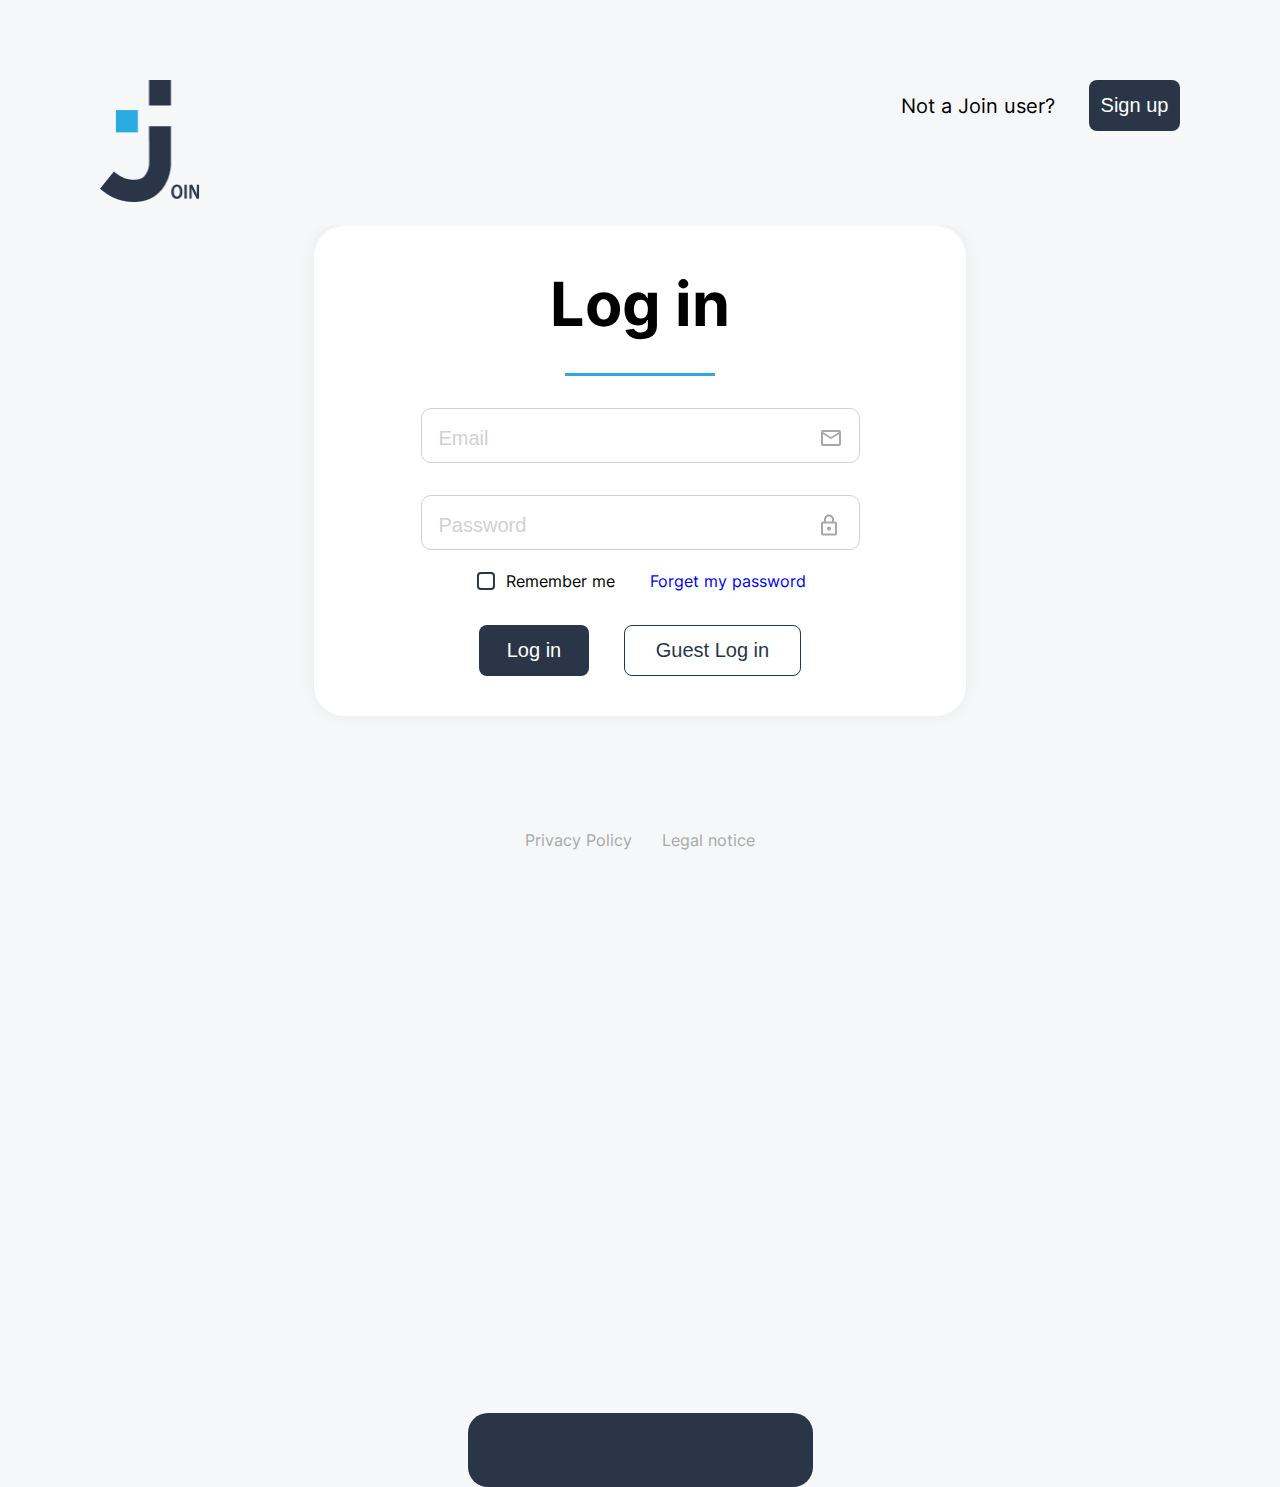
<file: index.html>
<!DOCTYPE html>
<html lang="en">

<head>
    <meta charset="UTF-8">
    <meta name="viewport" content="width=device-width, initial-scale=1.0">
    <title>Join</title>
    <script src="js/storage.js"></script>
    <script src="js/contacts.js"></script>
    <script src="js/index_script.js"></script>
    <script src="js/index_script_template.js"></script>
    <script src="js/main_login.js"></script>
    <link rel="stylesheet" href="css/index_style.css">
    <link rel="stylesheet" href="assets/fonts/fonts.css">
    <link rel="icon" type="image/x-icon" href="img/joinlogo.png">
</head>

<body id="body" onload="init(), renderLogIn()">
    <div id="startBackground" class="startBackground"></div>
    <div id="header" class="header">
        <div class="headerLeft"><img id="logo" class="logo" src="./img/joinlogo.png" alt="JoinLogo"></div>
        <div id="headerRight" class="headerRight">
            <span>Not a Join user?</span>
            <button onclick="renderSignUp()">Sign up</button>
        </div>
    </div>
    <div id="front-main-content" class="front-main-content">
        <div id="contentbox" class="contentbox">
        </div>
        <footer id="footer">
            <a href="privacy.html" target="_blank">Privacy Policy</a>
            <a href="legal.html" target="_blank">Legal notice</a>
        </footer>
    </div>
    <div id="banner" class="banner">
    </div>
</body>
</html>
</file>
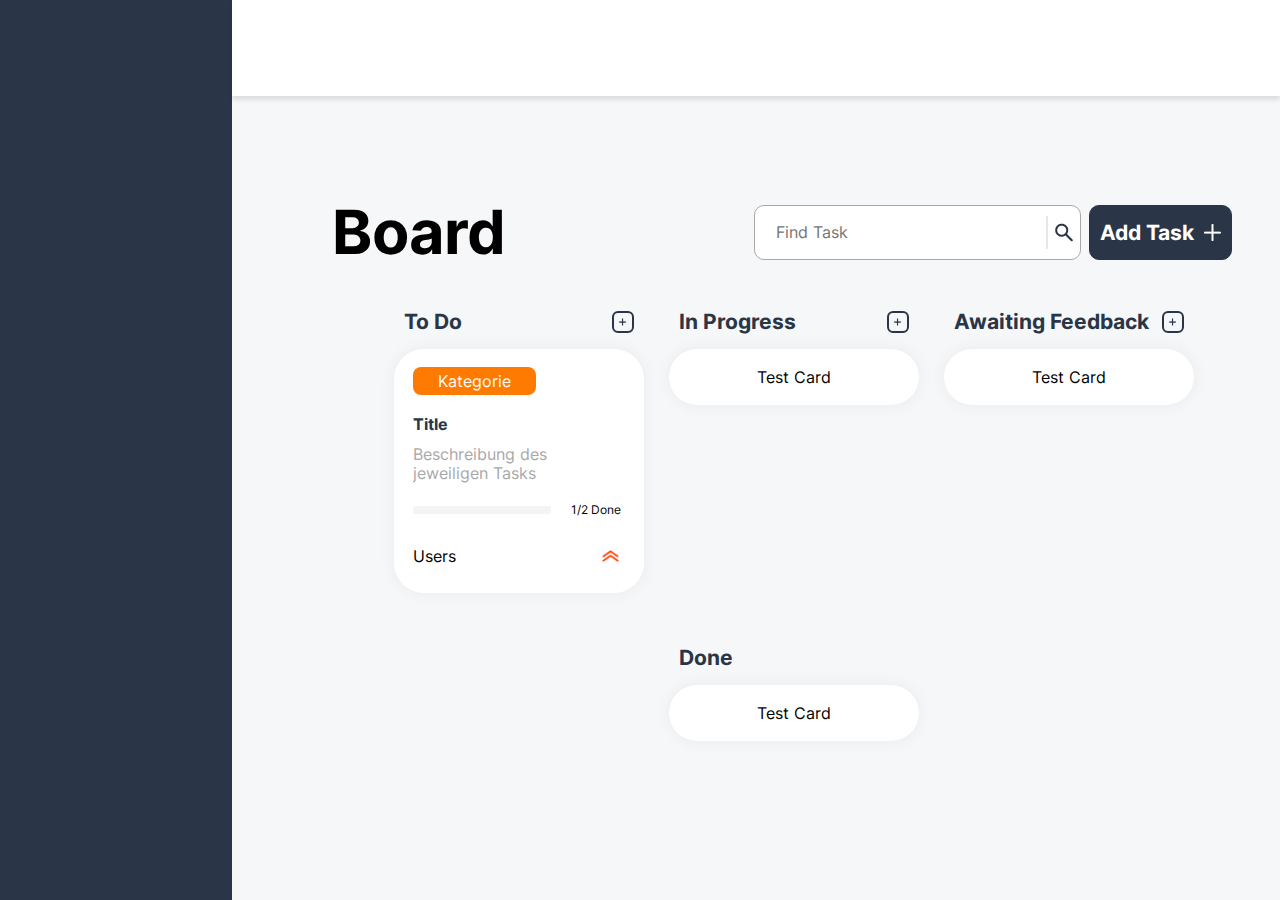
<file: board.html>
<!DOCTYPE html>
<html lang="en">

<head>
    <meta charset="UTF-8">
    <meta name="viewport" content="width=device-width, initial-scale=1.0">
    <title>Board | myJoin</title>

    <script src="js/storage.js"></script>
    <script src="js/include.js"></script>
    <script src="js/contacts.js"></script>
    <script src="js/contacts_template.js"></script>
    <script src="js/board.js"></script>
    <script src="js/board_template.js"></script>
    <script src="js/add_task.js"></script>
    <script src="js/add_task_template.js"></script>
    <script src="js/summary_script.js"></script>
    <script src="js/main_login.js"></script>
    <link rel="stylesheet" href="css/layout.css">
    <link rel="stylesheet" href="css/add_task.css">
    <link rel="stylesheet" href="css/board.css">
    <link rel="stylesheet" href="assets/fonts/fonts.css">
    <link rel="icon" type="image/x-icon" href="img/joinlogo.png">
</head>

<body onload="includeTemplates();getContactsFromStorage();init();renderBoard()">
    <div w3-include-html="add_task.html" class="d-none" id="addTaskOverlay"></div>
    <div class="AllMainBoard">
        <div class="middle">
            <div class="header" w3-include-html="templates/header.html">
            </div>
            <div id="mobileAddTask" class="content">
                <div class="mainBoard" id="mainBoard">

                    <div class="headBoard">
                        <div class="title">
                            <h1>Board</h1>
                        </div>
                        <div class="headBoardRight">
                            <div class="inputSearchBoardContainer">
                                <input id="inputSearchBoard" onkeyup="filterCards()" autocomplete="off" type="search" placeholder="Find Task">
                                <div class="searchImage" style="display: flex;">
                                    <img src="assets/img/board/searchSeparator.png" alt="">
                                    <img src="assets/img/board/search.png" alt="">
                                </div>
                            </div>
                            <button onclick="openAddTask('ToDo')" class="addTaskButton">Add Task<img
                                    src="assets/img/board/plusWhite.png" alt=""></button>
                        </div>
                    </div>
                    <div class="categoryBoardAll">
                        <div class="categoryBoardHead">
                            <div class="categoryBoardSub"><span>To Do</span>
                                <div onclick="openAddTask('ToDo')" class="headBoardRightImage"><img
                                        src="assets/img/board/plusDark.png" alt="add"></div>
                            </div>
                            <div class="cardBoardAll drag-area" ondrop="moveTo('cardBoardToDo')" ondragover="allowDrop(event)" id="cardBoardToDo">
                                <div class="cardBoard">
                                    <div class="cardBoardInside">
                                        <div class="cardBoardInsideCategory">Kategorie</div>
                                        <div class="cardBoardInsideTitleAndDescrption">
                                            <div class="cardBoardInsideTitle">Title</div>
                                            <div class="cardBoardInsideDescription">Beschreibung des jeweiligen Tasks
                                            </div>
                                        </div>
                                        <div class="cardBoardInsideProgress"><img src="assets/img/board/loadingBar.png"
                                                alt="">
                                            <p>1/2 Done</p>
                                        </div>
                                        <div class="cardBoardInsideUserAndPrio">
                                            <p>Users</p><img src="assets/img/board/PrioHigh.png" alt="">
                                        </div>
                                    </div>
                                </div>
                            </div>
                        </div>
                        <div class="categoryBoardHead">
                            <div class="categoryBoardSub"><span>In Progress</span>
                                <div onclick="openAddTask('InProgress')" class="headBoardRightImage"><img
                                        src="assets/img/board/plusDark.png" alt="add"></div>
                            </div>
                            <div class="cardBoardAll drag-area" ondrop="moveTo('cardBoardInProgress')" ondragover="allowDrop(event)" id="cardBoardInProgress">
                                <div class="cardBoard">Test Card</div>
                            </div>
                        </div>
                        <div class="categoryBoardHead">
                            <div class="categoryBoardSub"><span>Awaiting
                                    Feedback</span>
                                <div onclick="openAddTask('Awaitingfeedback')" class="headBoardRightImage"><img
                                        src="assets/img/board/plusDark.png" alt="add"></div>
                            </div>
                            <div class="cardBoardAll cardBoardAllAWFB drag-area" ondrop="moveTo('cardBoardAwaitingfeedback')" ondragover="allowDrop(event)" id="cardBoardAwaitingfeedback">
                                <div class="cardBoard">Test Card</div>
                            </div>
                        </div>
                        <div class="categoryBoardHead">
                            <div class="categoryBoardSub"><span>Done</span>
                                <div class="headBoardRightImageBlind"><img src="assets/img/board/plusDark.png"
                                        alt="add">
                                </div>
                            </div>
                            <div class="cardBoardAll cardBoardAllDone drag-area" ondrop="moveTo('cardBoardDone')" ondragover="allowDrop(event)" id="cardBoardDone">
                                <div class="cardBoard">Test Card</div>
                            </div>
                        </div>
                    </div>
                </div>
            </div>
        </div>
        <div class="sidebar" w3-include-html="templates/sidebar.html">
        </div>
        <div class="overlay d-none"  id="overlay" onclick="closeOverlay()">
            <div id="CardContainer" style="display:none;" onclick="doNotClose(event)">
                <div class="includeTaskForm" w3-include-html="templates/task_form2.html"></div>
            </div>
            <div id="CardDetail" class="carddetail" style="display:none;" onclick="doNotClose(event)"><img src="assets/img/board/close.svg" alt="Close Icon" onclick="closeOverlay()" class="close-card">
                <div class="carddetailinside">
                <div class="cardBoardInsideCat" id="cardDetailCat"></div>
                <div class="cardBoardInsideTitle" id="cardDetailTitle"></div>
                <div class="cardBoardInsideDescription" id="cardDetailDesc"></div>
                <div class="cardBoardInsideDueDate" id="cardDetailDueDate"></div>
                <div class="cardBoardInsidePrio" id="cardDetailPrio"></div>
                <div class="detlabel">Assigned To:</div>
                <div class="cardBoardInsideAssignedUser" id="cardDetailAssignedUser"></div>
                <div class="cartdetailaction">
                    <div id="deleteCard"></div>
                    <div id="editCard"></div>
                </div>
            </div>
            </div>

            <div id="CardEditForm" class="carddetail" style="display:none;" onclick="doNotClose(event)"><img src="assets/img/board/close.svg" alt="Close Icon" onclick="closeOverlay()" class="close-card">
                <div class="overlay-transparent" style="display:none;" id="overlaytransparent" onclick="closeTransparentOverlay()"></div>
                <div class="carddetailinside">
                <div class="cardBoardInsideCatEdit" id="cardDetailCatEdit"><span class="editlabel">Title</span><input type="text" id="editCardTitle"></div>
                <div class="cardBoardInsideCatEdit" id="cardDetailCatEdit"><span class="editlabel">Description</span><textarea type="text" id="editCardDescription"></textarea></div>
                <div class="cardBoardInsideCatEdit" id="cardDetailCatEdit"><span class="editlabel">Due date</span><input type="date" id="editCardDueDate"></div>
                <div class="cardBoardInsideCatEdit" id="cardDetailCatEdit"><span class="editlabel">Prio</span><div type="text" id="editCardPrio"><span id="editCardPrio2"></span></div></div>
                <div class="cardBoardInsideCatEdit" id="cardDetailCatEdit"><span class="editlabel">Assigned to</span><div id="assigned_to2"><div class="selectbox" id="selectbox"></div><div id="selectuser" style="display:none;"></div><div id="assignedUserEditForm"></div></div></div>
                <div class="cardBoardInsideCatEdit" id="cardDetailCatEdit"><div id="editCardSubtasks"></div></div>
                <div class="cartdetailaction">
                    <div id="editCardSave">Ok</div>
                </div>
            </div>
            </div>
        </div>
</body>

</html>
</file>
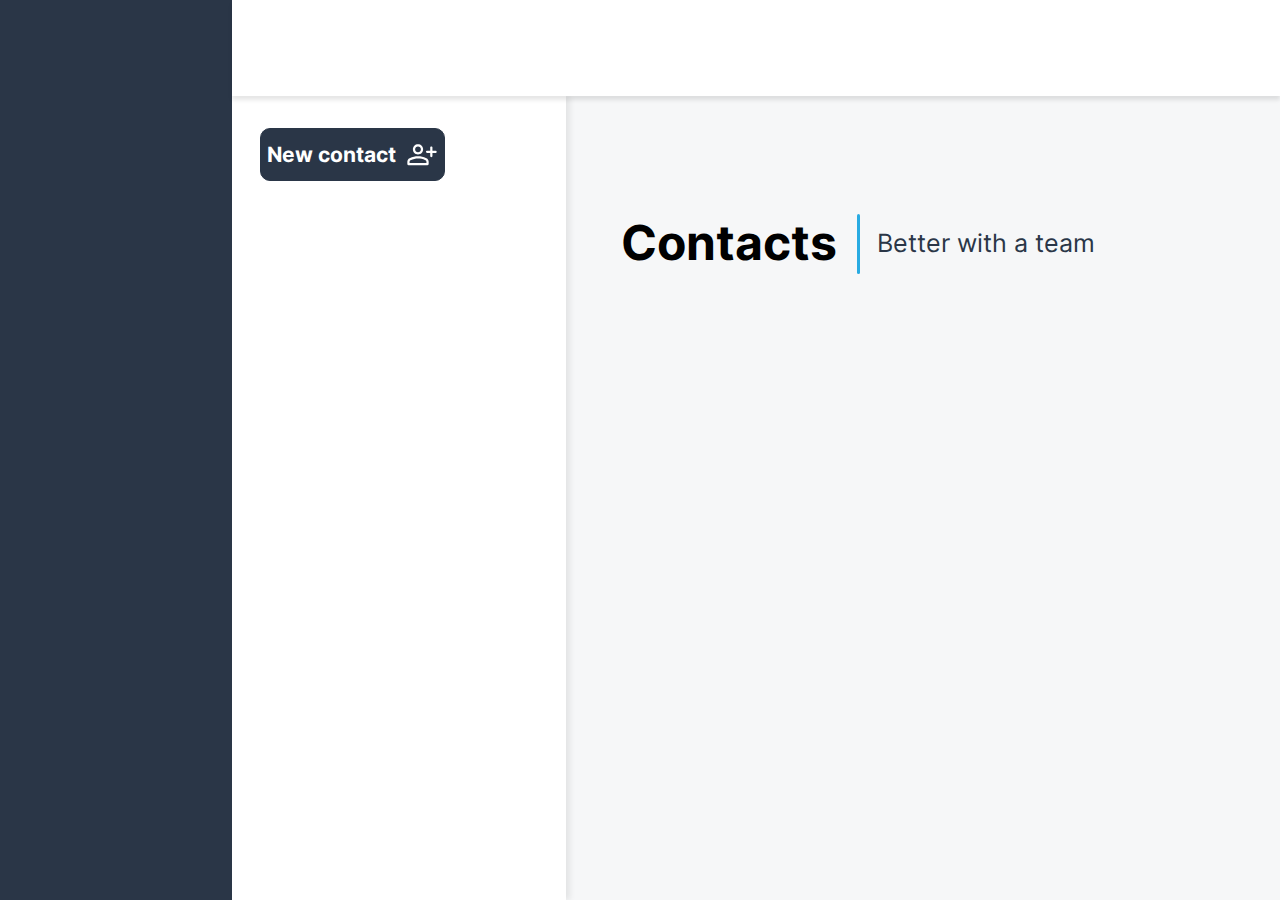
<file: contacts.html>
<!DOCTYPE html>
<html lang="en">

<head>
    <meta charset="UTF-8">
    <meta name="viewport" content="width=device-width, initial-scale=1.0">
    <title>Contacts</title>

    <script src="js/storage.js"></script>
    <script src="js/include.js"></script>
    <script src="js/summary_script.js"></script>
    <script src="js/contacts_template.js"></script>
    <script src="js/main_login.js"></script>
    <link rel="stylesheet" href="css/layout.css">
    <link rel="stylesheet" href="css/summary_style.css">
    <script src="js/contacts.js"></script>
    <link rel="stylesheet" href="css/contacts.css">
    <link rel="stylesheet" href="assets/fonts/fonts.css">
    <link rel="icon" type="image/x-icon" href="img/joinlogo.png">
</head>

<body onload="renderContactsList(), includeTemplates()">

    <div class="sidebar" w3-include-html="templates/sidebar.html"> </div>
    <div class="middle">
        <div class="header" w3-include-html="templates/header.html"> </div>
        <div class="contacts-content">
            <div class="frame-97">
                <div class="contacts-list" id="contacts_list">
                    <button class="new-contact" onclick="addNewContact()">
                        <p>New contact</p> <svg xmlns="http://www.w3.org/2000/svg" width="32" height="33"
                            viewBox="0 0 32 33" fill="none">
                            <mask id="mask0_72255_869" style="mask-type:alpha" maskUnits="userSpaceOnUse" x="0" y="0"
                                width="32" height="33">
                                <rect y="0.5" width="32" height="32" fill="#D9D9D9" />
                            </mask>
                            <g mask="url(#mask0_72255_869)">
                                <path
                                    d="M25.3294 19.1667C25.0134 19.1667 24.7499 19.0602 24.5388 18.8473C24.3277 18.6343 24.2222 18.3704 24.2222 18.0556V14.9445H21.111C20.7962 14.9445 20.5323 14.8376 20.3194 14.6239C20.1064 14.4102 19.9999 14.1454 19.9999 13.8295C19.9999 13.5136 20.1064 13.2501 20.3194 13.0389C20.5323 12.8278 20.7962 12.7223 21.111 12.7223H24.2222V9.61115C24.2222 9.29635 24.329 9.03246 24.5427 8.81948C24.7564 8.60653 25.0212 8.50005 25.3372 8.50005C25.6531 8.50005 25.9166 8.60653 26.1277 8.81948C26.3388 9.03246 26.4444 9.29635 26.4444 9.61115V12.7223H29.5555C29.8703 12.7223 30.1342 12.8291 30.3472 13.0428C30.5601 13.2566 30.6666 13.5214 30.6666 13.8373C30.6666 14.1532 30.5601 14.4167 30.3472 14.6278C30.1342 14.8389 29.8703 14.9445 29.5555 14.9445H26.4444V18.0556C26.4444 18.3704 26.3375 18.6343 26.1238 18.8473C25.9101 19.0602 25.6453 19.1667 25.3294 19.1667ZM11.9999 16.4778C10.5333 16.4778 9.31473 15.9926 8.34435 15.0223C7.374 14.0519 6.88882 12.8334 6.88882 11.3667C6.88882 9.90005 7.374 8.68154 8.34435 7.71118C9.31473 6.7408 10.5333 6.25562 11.9999 6.25562C13.4666 6.25562 14.6851 6.7408 15.6555 7.71118C16.6258 8.68154 17.111 9.90005 17.111 11.3667C17.111 12.8334 16.6258 14.0519 15.6555 15.0223C14.6851 15.9926 13.4666 16.4778 11.9999 16.4778ZM2.44435 27.1667C2.12955 27.1667 1.86566 27.0602 1.65269 26.8473C1.43973 26.6343 1.33325 26.3704 1.33325 26.0556V23.8334C1.33325 23.063 1.5314 22.3612 1.92769 21.7279C2.324 21.0945 2.8666 20.6186 3.55549 20.3C5.12586 19.5815 6.58022 19.0649 7.91855 18.75C9.25691 18.4352 10.6162 18.2779 11.9963 18.2779C13.3765 18.2779 14.737 18.4352 16.0777 18.75C17.4184 19.0649 18.8666 19.5815 20.4222 20.3C21.111 20.6334 21.6573 21.113 22.061 21.7389C22.4647 22.3649 22.6666 23.063 22.6666 23.8334V26.0556C22.6666 26.3704 22.5601 26.6343 22.3472 26.8473C22.1342 27.0602 21.8703 27.1667 21.5555 27.1667H2.44435ZM3.55545 24.9445H20.4444V23.8334C20.4444 23.5149 20.3648 23.2149 20.2055 22.9334C20.0462 22.6519 19.8073 22.4408 19.4888 22.3C18.0518 21.5963 16.7629 21.1204 15.6222 20.8723C14.4814 20.6241 13.274 20.5 11.9999 20.5C10.7259 20.5 9.51844 20.6278 8.37769 20.8834C7.23695 21.1389 5.94066 21.6112 4.48882 22.3C4.19991 22.4408 3.97212 22.6519 3.80545 22.9334C3.63879 23.2149 3.55545 23.5149 3.55545 23.8334V24.9445ZM11.9999 14.2556C12.8221 14.2556 13.5092 13.9797 14.061 13.4278C14.6129 12.876 14.8888 12.1889 14.8888 11.3667C14.8888 10.5445 14.6129 9.85746 14.061 9.30562C13.5092 8.75375 12.8221 8.47782 11.9999 8.47782C11.1777 8.47782 10.4907 8.75375 9.93882 9.30562C9.38695 9.85746 9.11102 10.5445 9.11102 11.3667C9.11102 12.1889 9.38695 12.876 9.93882 13.4278C10.4907 13.9797 11.1777 14.2556 11.9999 14.2556Z"
                                    fill="white" />
                            </g>
                        </svg> 
                    </button>

                </div>
            </div>
            <div style="position:relative" id="contact-page">
                <div id="editcontactoverlay" onclick="closeEditOverlay()" style="display:none;"></div>
                <div class="frame-40"><a href="#" onclick="backToContacts()" id="backtocontacts" class="onlymob"><img
                            src="assets/img/logInSignUp/backArrow.svg"></a>

                    <div class="title">
                        <h1>Contacts</h1><span>Better with a team</span>
                    </div>
                </div>
                <div class="floating-contact" id="floating_contact">

                </div>
            </div>
        </div>
    </div>
    <div class="overlay-new-contact d-none" id="overlay_new_contact" onclick="closeNewContact()"></div>
</body>

</html>
</file>
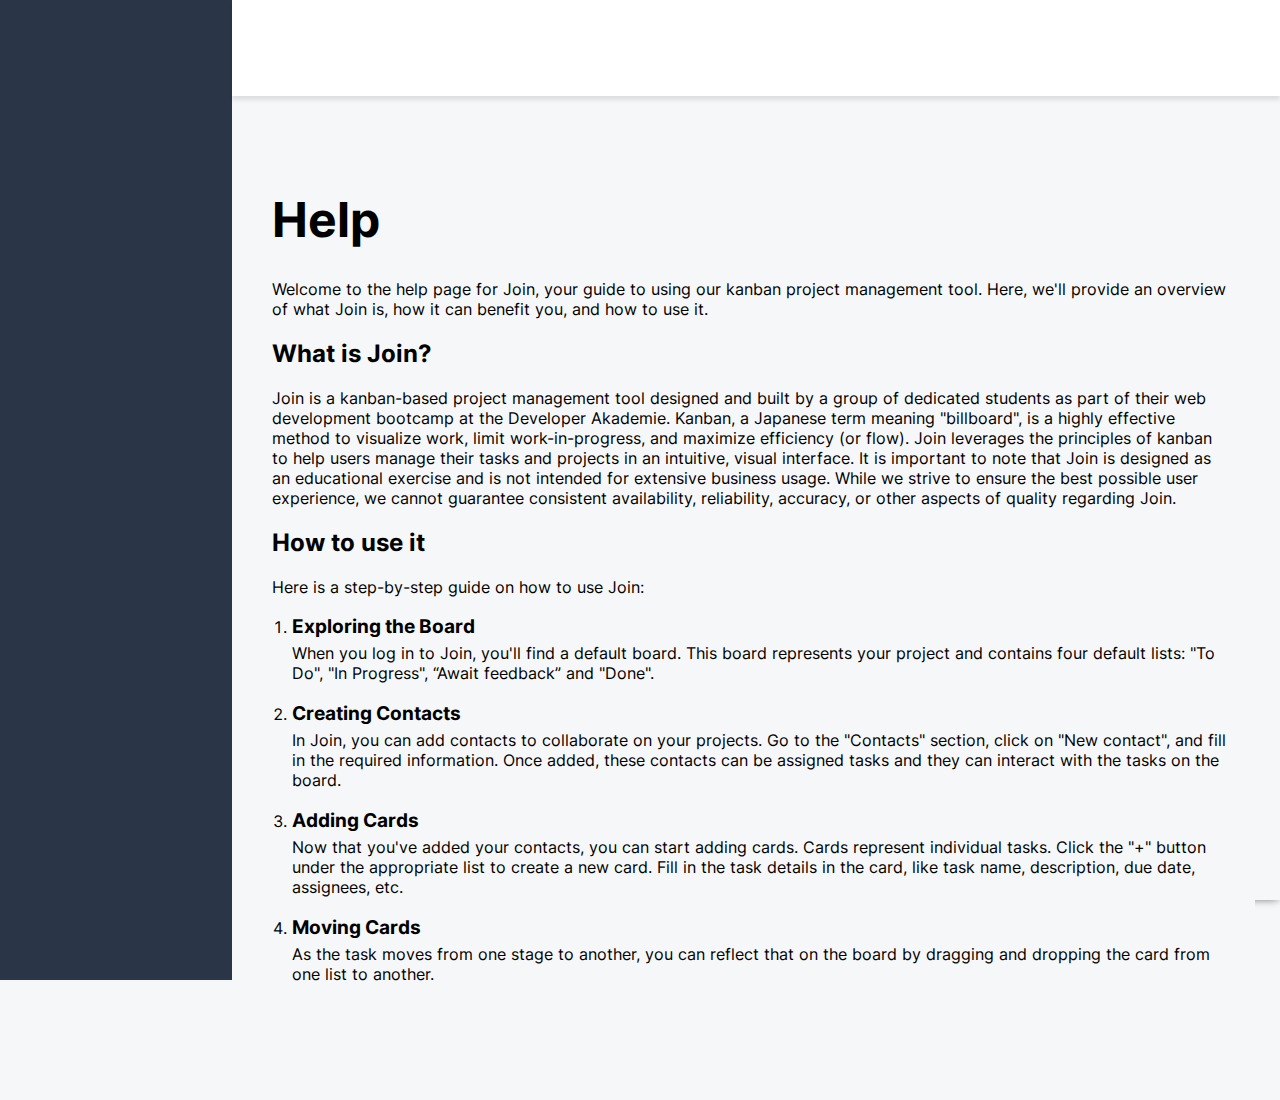
<file: help.html>
<!DOCTYPE html>
<html lang="en">

<head>
    <meta charset="UTF-8">
    <meta name="viewport" content="width=device-width, initial-scale=1.0">
    <title>Help | myJoin</title>
    <script src="js/storage.js"></script>
    <script src="js/main_login.js"></script>
    <script src="js/include.js"></script>
    <script src="js/contacts.js"></script>
    <script src="js/contacts_template.js"></script>
    <script src="js/board.js"></script>
    <script src="js/board_template.js"></script>
    <link rel="stylesheet" href="css/layout.css">
    <link rel="stylesheet" href="css/summary_style.css">
    <link rel="stylesheet" href="assets/fonts/fonts.css">
    <link rel="icon" type="image/x-icon" href="img/joinlogo.png">
</head>

<body onload="includeTemplates()">
    <div class="main-content">
        <div class="middle">
            <div class="header" w3-include-html="templates/header.html">
            </div>
            <div class="content">
                <div class="static-content">
                    <div class="title">
                        <h1>Help</h1>
                    </div>
                    <p>Welcome to the help page for Join, your guide to using our kanban project management tool. Here,
                        we'll provide an overview of what Join is, how it can benefit you, and how to use it.</p>
                    <h2>What is Join?</h2>
                    <p>Join is a kanban-based project management tool designed and built by a group of dedicated
                        students as
                        part of their web development bootcamp at the Developer Akademie.

                        Kanban, a Japanese term meaning "billboard", is a highly effective method to visualize work,
                        limit
                        work-in-progress, and maximize efficiency (or flow). Join leverages the principles of kanban to
                        help
                        users manage their tasks and projects in an intuitive, visual interface.

                        It is important to note that Join is designed as an educational exercise and is not intended for
                        extensive business usage. While we strive to ensure the best possible user experience, we cannot
                        guarantee consistent availability, reliability, accuracy, or other aspects of quality regarding
                        Join.</p>
                    <h2>How to use it</h2>
                    <p>Here is a step-by-step guide on how to use Join:</p>
                    <ol>
                        <li>
                            <h3>Exploring the Board</h3>
                            <p>
                                When you log in to Join, you'll find a default board. This board represents your project
                                and
                                contains four default lists: "To Do", "In Progress", “Await feedback” and "Done".</p>
                        </li>
                        <li>
                            <h3>Creating Contacts</h3>
                            <p>
                                In Join, you can add contacts to collaborate on your projects. Go to the "Contacts"
                                section,
                                click on "New contact", and fill in the required information. Once added, these contacts
                                can
                                be assigned tasks and they can interact with the tasks on the board.</p>
                        </li>
                        <li>
                            <h3>Adding Cards</h3>
                            <p>
                                Now that you've added your contacts, you can start adding cards. Cards represent
                                individual
                                tasks. Click the "+" button under the appropriate list to create a new card. Fill in the
                                task details in the card, like task name, description, due date, assignees, etc.</p>
                        </li>
                        <li>
                            <h3>Moving Cards</h3>
                            <p>
                                As the task moves from one stage to another, you can reflect that on the board by
                                dragging
                                and dropping the card from one list to another.</p>
                        </li>
                    </ol>
                </div>
            </div>
        </div>
        <div class="sidebar" w3-include-html="templates/sidebar.html">

        </div>
    </div>
</body>

</html>
</file>
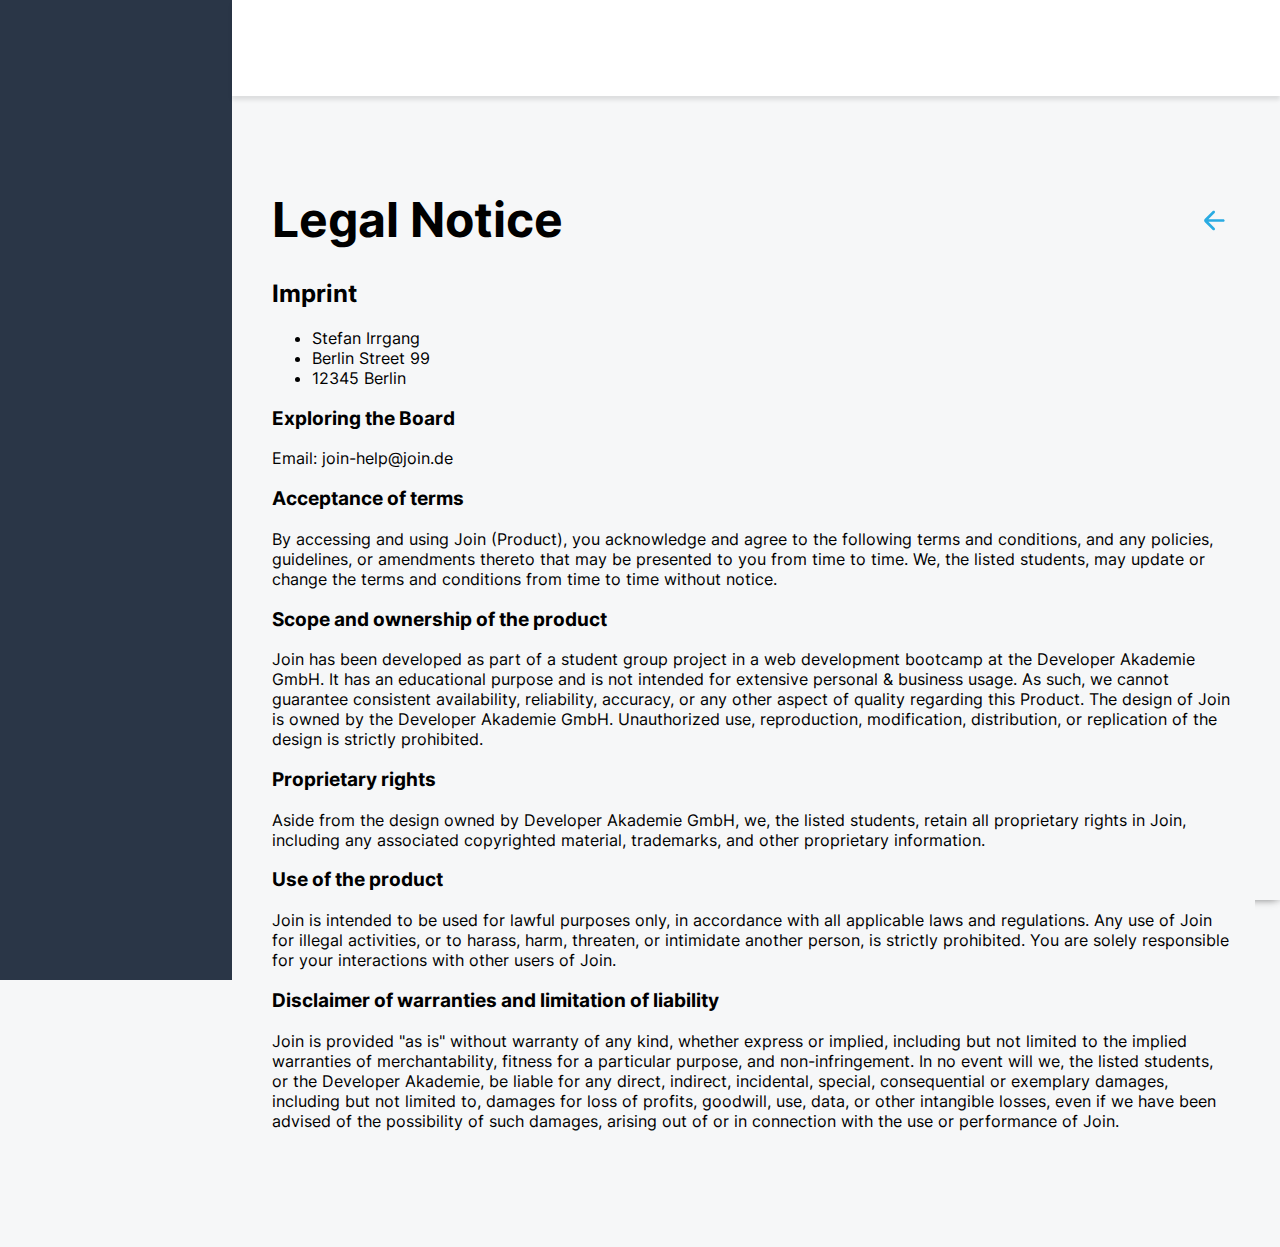
<file: legal.html>
<!DOCTYPE html>
<html lang="en">

<head>
    <meta charset="UTF-8">
    <meta name="viewport" content="width=device-width, initial-scale=1.0">
    <title>Legal | myJoin</title>

    <script src="js/include.js"></script>
    <script src="js/contacts.js"></script>
    <script src="js/contacts_template.js"></script>
    <script src="js/board.js"></script>
    <script src="js/board_template.js"></script>
    <script src="js/main_login.js"></script>
    <link rel="stylesheet" href="css/layout.css">
    <link rel="stylesheet" href="css/summary_style.css">
    <link rel="stylesheet" href="assets/fonts/fonts.css">
    <link rel="icon" type="image/x-icon" href="img/joinlogo.png">
</head>

<body onload="includeTemplates(1)" class="staticpage">
    <div class="main-content">
        <div class="middle">
            <div class="header" w3-include-html="templates/header.html">
            </div>
            <div class="content">
                <div class="static-content">
                    <div class="title">
                        <h1>Legal Notice</h1><div onclick="window.close()" class="imgHeadingContainer backArrow"></div>
                    </div>
                    <h2>Imprint</h2>
                    <p>
                    <ul>
                        <li>Stefan Irrgang</li>
                        <li>Berlin Street 99</li>
                        <li>12345 Berlin</li>
                    </ul>
                    </p>

                    <h3>Exploring the Board</h3>
                    <p>Email: join-help@join.de</p>

                    <h3>Acceptance of terms</h3>
                    <p>By accessing and using Join (Product), you acknowledge and agree to the following terms and
                        conditions, and any policies, guidelines, or amendments thereto that may be presented to you
                        from
                        time to time. We, the listed students, may update or change the terms and conditions from time
                        to
                        time without notice.</p>
                    <h3>Scope and ownership of the product</h3>
                    <p>Join has been developed as part of a student group project in a web development bootcamp at the
                        Developer Akademie GmbH. It has an educational purpose and is not intended for extensive
                        personal &
                        business usage. As such, we cannot guarantee consistent availability, reliability, accuracy, or
                        any
                        other aspect of quality regarding this Product.

                        The design of Join is owned by the Developer Akademie GmbH. Unauthorized use, reproduction,
                        modification, distribution, or replication of the design is strictly prohibited.</p>
                    <h3>Proprietary rights</h3>
                    <p>
                        Aside from the design owned by Developer Akademie GmbH, we, the listed students, retain all
                        proprietary rights in Join, including any associated copyrighted material, trademarks, and other
                        proprietary information.</p>
                    <h3>Use of the product</h3>
                    <p> Join is intended to be used for lawful purposes only, in accordance with all applicable laws and
                        regulations. Any use of Join for illegal activities, or to harass, harm, threaten, or intimidate
                        another person, is strictly prohibited. You are solely responsible for your interactions with
                        other
                        users of Join.</p>
                    <h3>Disclaimer of warranties and limitation of liability</h3>
                    <p> Join is provided "as is" without warranty of any kind, whether express or implied, including but
                        not
                        limited to the implied warranties of merchantability, fitness for a particular purpose, and
                        non-infringement. In no event will we, the listed students, or the Developer Akademie, be liable
                        for
                        any direct, indirect, incidental, special, consequential or exemplary damages, including but not
                        limited to, damages for loss of profits, goodwill, use, data, or other intangible losses, even
                        if we
                        have been advised of the possibility of such damages, arising out of or in connection with the
                        use
                        or performance of Join.</p>

                </div>
            </div>
        </div>
        <div class="sidebar" w3-include-html="templates/sidebar.html">

        </div>
    </div>
</body>

</html>
</file>
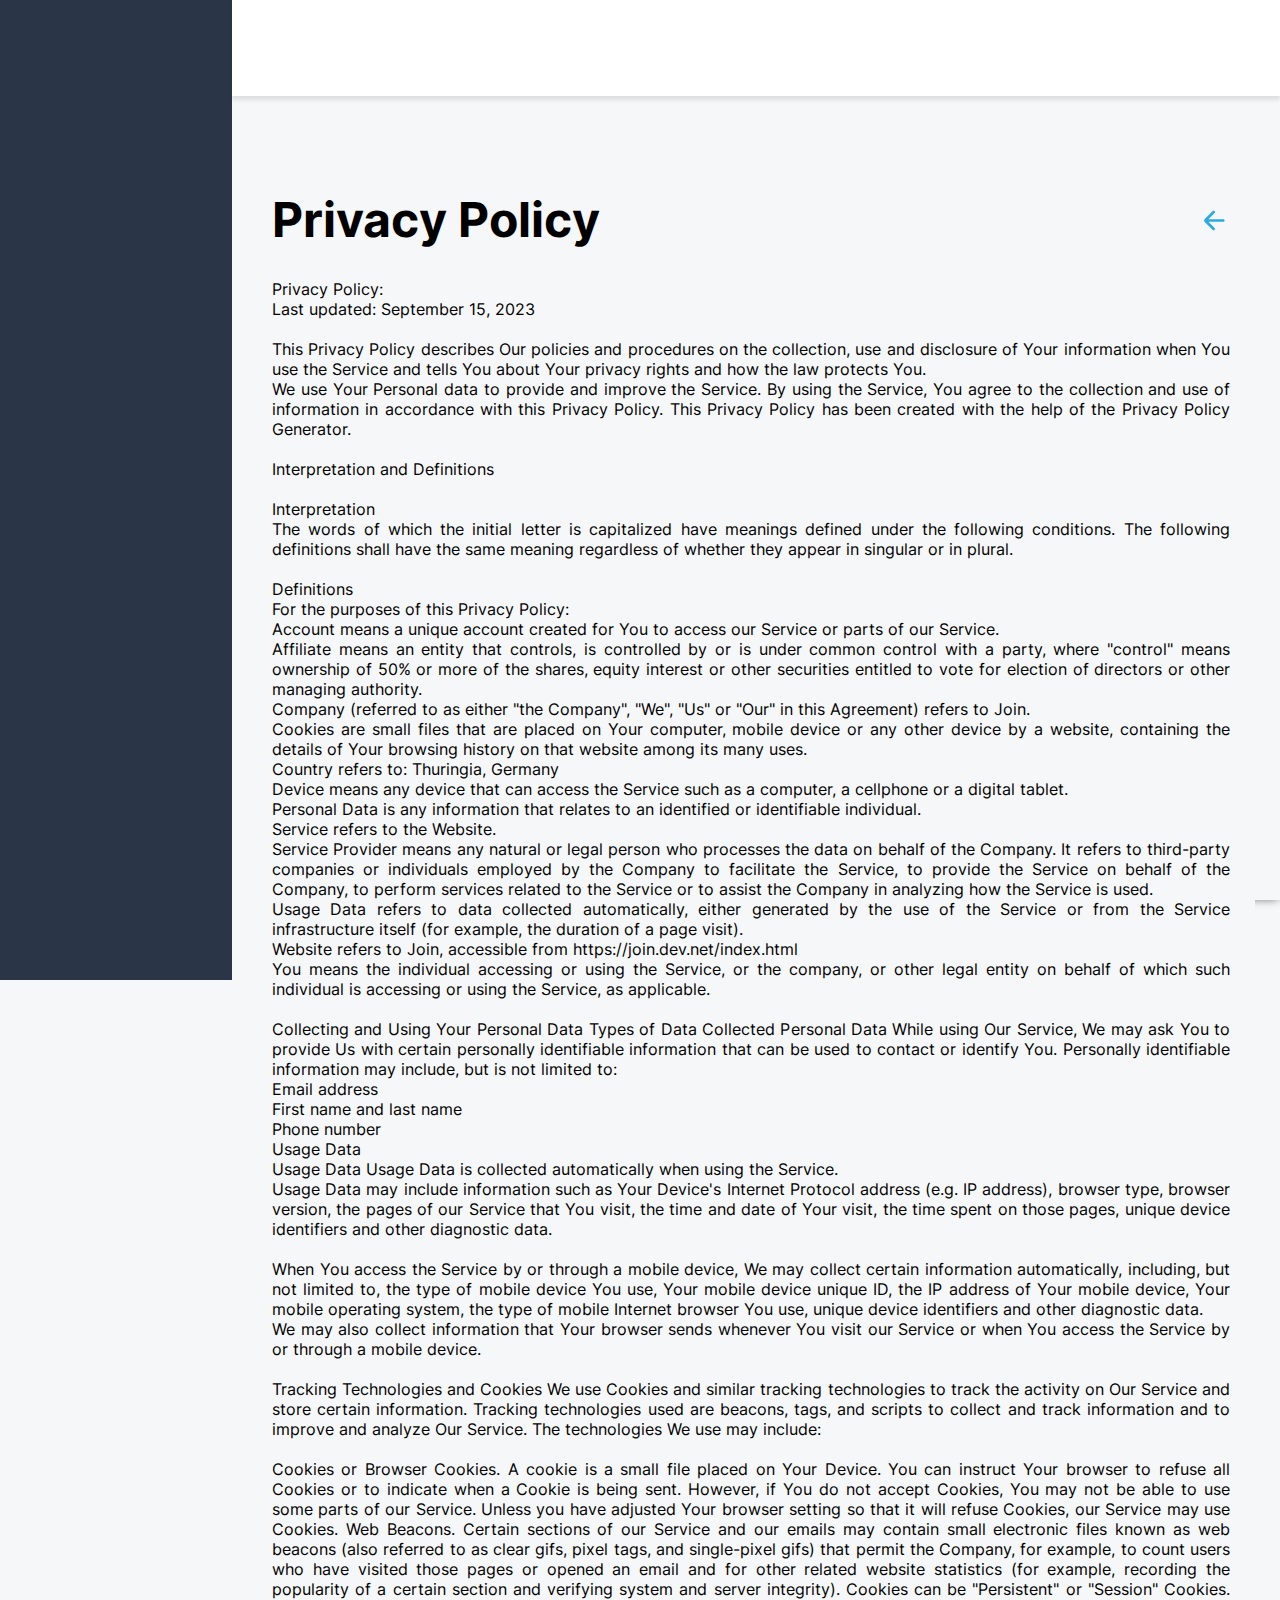
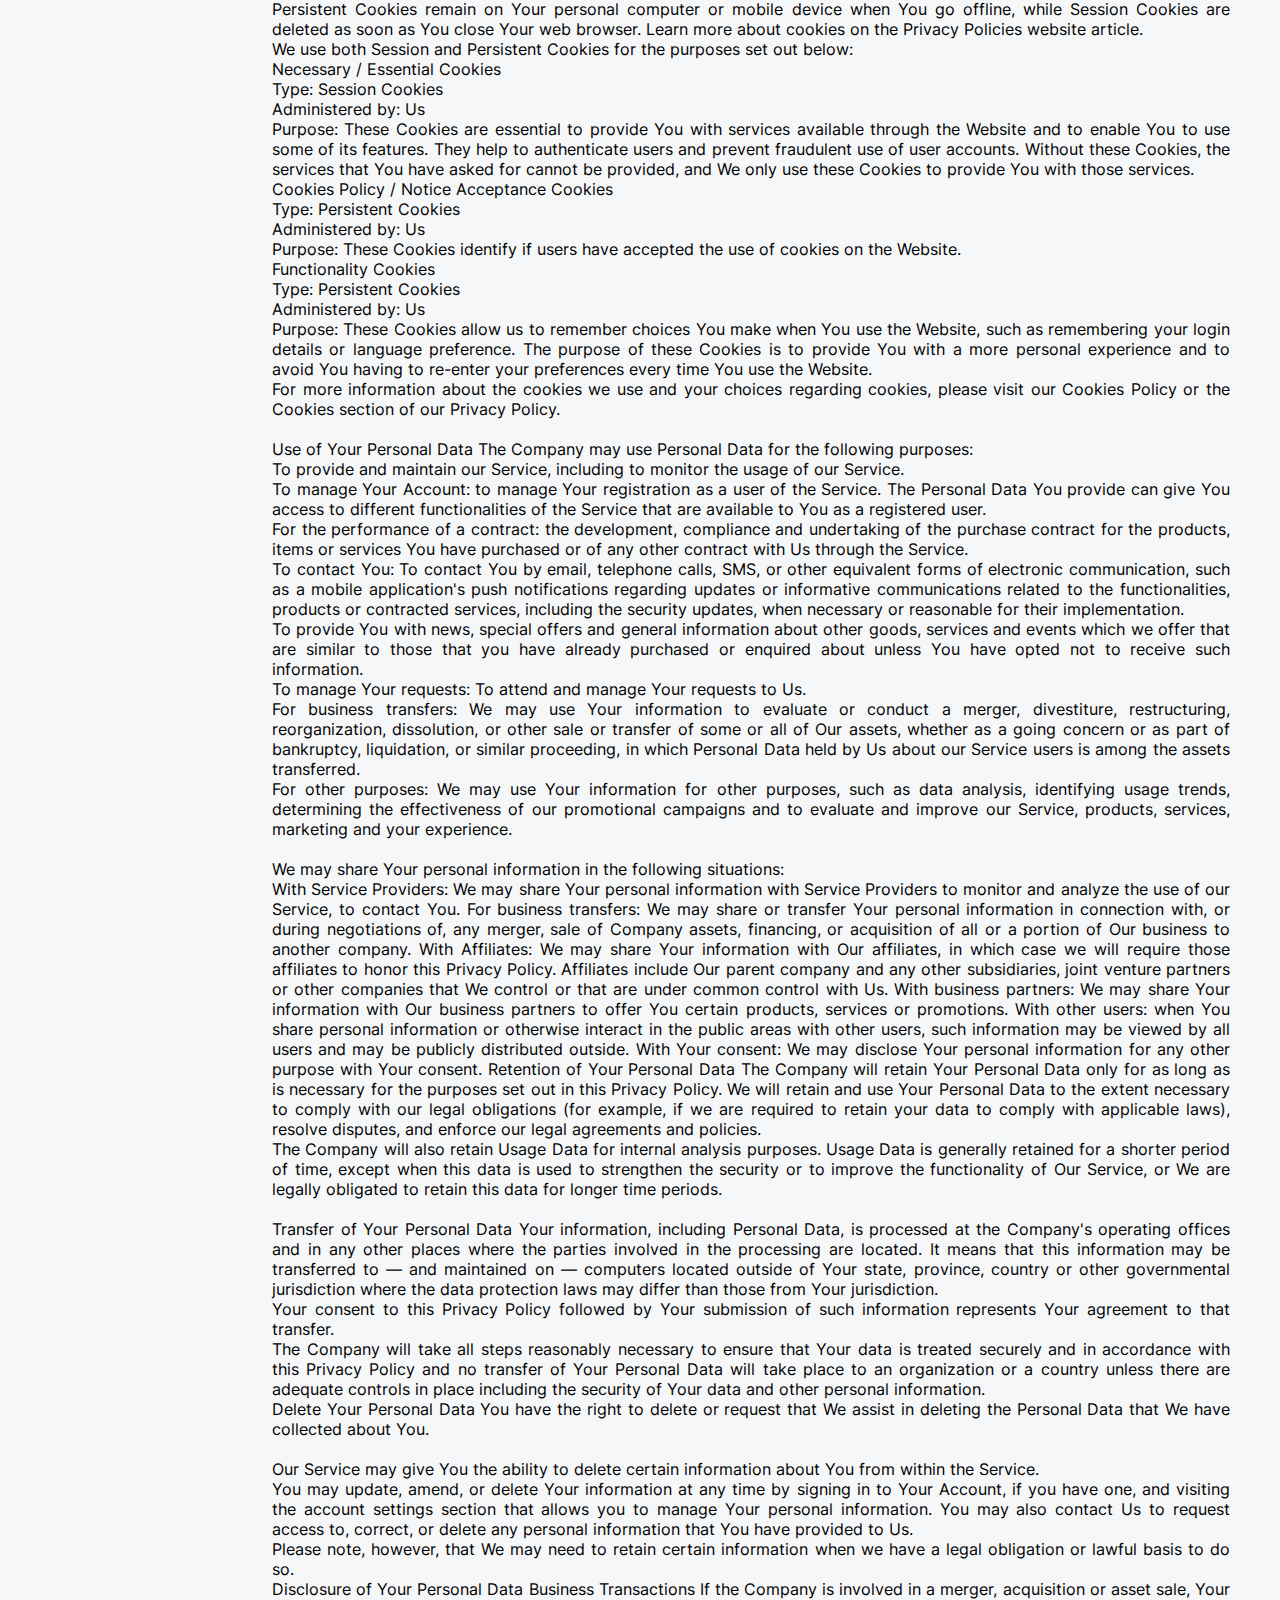
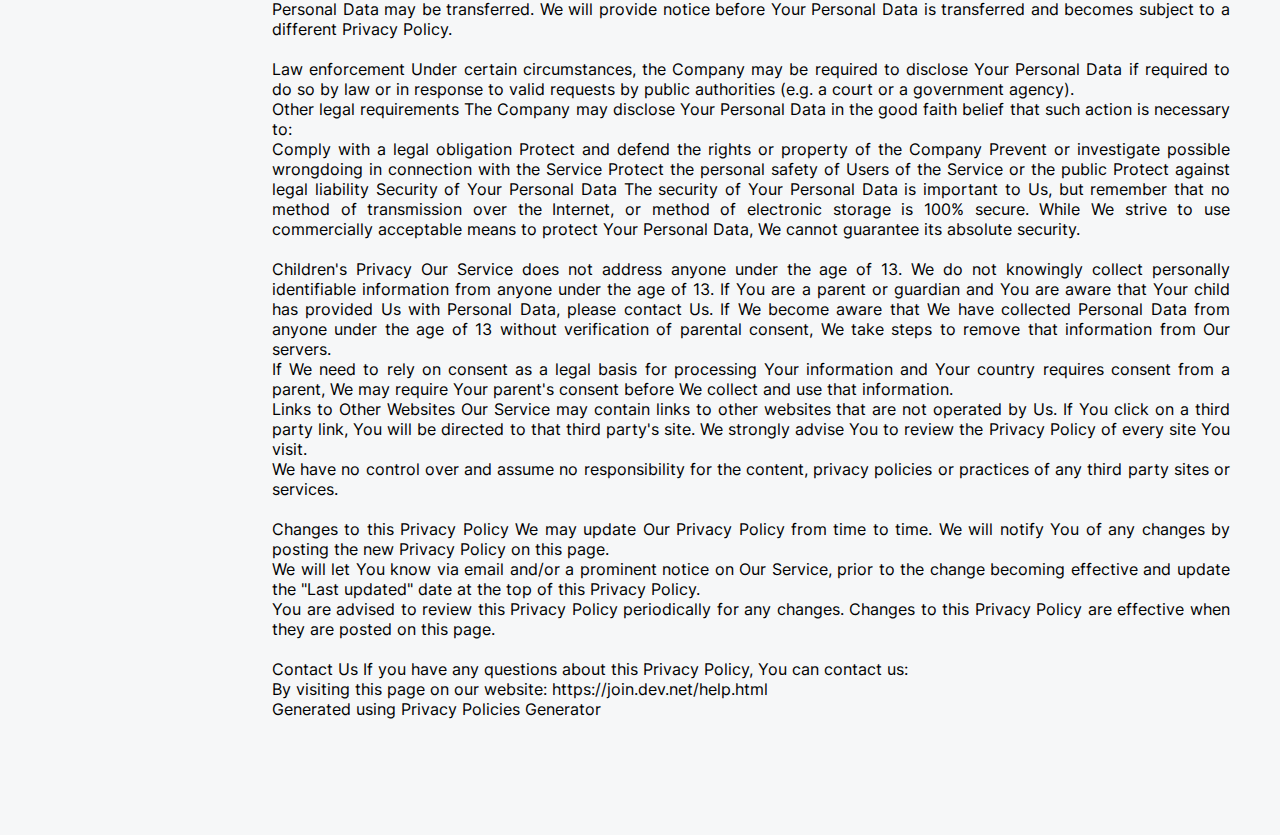
<file: privacy.html>
<!DOCTYPE html>
<html lang="en">
    
<head>
    <meta charset="UTF-8">
    <meta name="viewport" content="width=device-width, initial-scale=1.0">
    <title>Privacy | myJoin</title>
    <script src="js/include.js"></script>
    <script src="js/contacts.js"></script>
    <script src="js/contacts_template.js"></script>
    <script src="js/board.js"></script>
    <script src="js/board_template.js"></script>
    <script src="js/main_login.js"></script>
    <link rel="stylesheet" href="css/layout.css">
    <link rel="stylesheet" href="css/summary_style.css">
    <link rel="stylesheet" href="assets/fonts/fonts.css">
    <link rel="icon" type="image/x-icon" href="img/joinlogo.png">
</head>

<body onload="includeTemplates(1)" class="staticpage">
    <div class="main-content">
        <div class="middle">
            <div class="header" w3-include-html="templates/header.html">
            </div>
            <div class="content">
                <div class="static-content">
                    <div class="title">
                        <h1>Privacy Policy</h1><div onclick="window.close()" class="imgHeadingContainer backArrow"></div>
                    </div>
                    <p style="text-align: justify;">Privacy Policy:<br>
                        Last updated: September 15, 2023<br><br>
                        
                        This Privacy Policy describes Our policies and procedures on the collection, use and disclosure of Your information when You use the Service and tells You about Your privacy rights and how the law protects You.
                        <br>
                        We use Your Personal data to provide and improve the Service. By using the Service, You agree to the collection and use of information in accordance with this Privacy Policy. This Privacy Policy has been created with the help of the Privacy Policy Generator.
                        <br><br>
                        Interpretation and Definitions<br><br>
                        Interpretation<br>
                        The words of which the initial letter is capitalized have meanings defined under the following conditions. The following definitions shall have the same meaning regardless of whether they appear in singular or in plural.
                        <br><br>
                        Definitions<br>
                        For the purposes of this Privacy Policy:
                        <br>
                        Account means a unique account created for You to access our Service or parts of our Service.
                        <br>
                        Affiliate means an entity that controls, is controlled by or is under common control with a party, where "control" means ownership of 50% or more of the shares, equity interest or other securities entitled to vote for election of directors or other managing authority.
                        <br>
                        Company (referred to as either "the Company", "We", "Us" or "Our" in this Agreement) refers to Join.
                        <br>
                        Cookies are small files that are placed on Your computer, mobile device or any other device by a website, containing the details of Your browsing history on that website among its many uses.
                        <br>
                        Country refers to: Thuringia, Germany
                        <br>
                        Device means any device that can access the Service such as a computer, a cellphone or a digital tablet.
                        <br>
                        Personal Data is any information that relates to an identified or identifiable individual.
                        <br>
                        Service refers to the Website.
                        <br>
                        Service Provider means any natural or legal person who processes the data on behalf of the Company. It refers to third-party companies or individuals employed by the Company to facilitate the Service, to provide the Service on behalf of the Company, to perform services related to the Service or to assist the Company in analyzing how the Service is used.
                        <br>
                        Usage Data refers to data collected automatically, either generated by the use of the Service or from the Service infrastructure itself (for example, the duration of a page visit).
                        <br>
                        Website refers to Join, accessible from https://join.dev.net/index.html
                        <br>
                        You means the individual accessing or using the Service, or the company, or other legal entity on behalf of which such individual is accessing or using the Service, as applicable.
                        <br><br>
                        Collecting and Using Your Personal Data
                        Types of Data Collected
                        Personal Data
                        While using Our Service, We may ask You to provide Us with certain personally identifiable information that can be used to contact or identify You. Personally identifiable information may include, but is not limited to:
                        <br>
                        Email address
                        <br>
                        First name and last name
                        <br>
                        Phone number
                        <br>
                        Usage Data
                        <br>
                        Usage Data
                        Usage Data is collected automatically when using the Service.
                        <br>
                        Usage Data may include information such as Your Device's Internet Protocol address (e.g. IP address), browser type, browser version, the pages of our Service that You visit, the time and date of Your visit, the time spent on those pages, unique device identifiers and other diagnostic data.
                        <br><br>
                        When You access the Service by or through a mobile device, We may collect certain information automatically, including, but not limited to, the type of mobile device You use, Your mobile device unique ID, the IP address of Your mobile device, Your mobile operating system, the type of mobile Internet browser You use, unique device identifiers and other diagnostic data.
                        <br>
                        We may also collect information that Your browser sends whenever You visit our Service or when You access the Service by or through a mobile device.
                        <br><br>
                        Tracking Technologies and Cookies
                        We use Cookies and similar tracking technologies to track the activity on Our Service and store certain information. Tracking technologies used are beacons, tags, and scripts to collect and track information and to improve and analyze Our Service. The technologies We use may include:
                        <br><br>
                        Cookies or Browser Cookies. A cookie is a small file placed on Your Device. You can instruct Your browser to refuse all Cookies or to indicate when a Cookie is being sent. However, if You do not accept Cookies, You may not be able to use some parts of our Service. Unless you have adjusted Your browser setting so that it will refuse Cookies, our Service may use Cookies.
                        Web Beacons. Certain sections of our Service and our emails may contain small electronic files known as web beacons (also referred to as clear gifs, pixel tags, and single-pixel gifs) that permit the Company, for example, to count users who have visited those pages or opened an email and for other related website statistics (for example, recording the popularity of a certain section and verifying system and server integrity).
                        Cookies can be "Persistent" or "Session" Cookies. Persistent Cookies remain on Your personal computer or mobile device when You go offline, while Session Cookies are deleted as soon as You close Your web browser. Learn more about cookies on the Privacy Policies website article.
                        <br>
                        We use both Session and Persistent Cookies for the purposes set out below:
                        <br>
                        Necessary / Essential Cookies
                        <br>
                        Type: Session Cookies
                        <br>
                        Administered by: Us
                        <br>
                        Purpose: These Cookies are essential to provide You with services available through the Website and to enable You to use some of its features. They help to authenticate users and prevent fraudulent use of user accounts. Without these Cookies, the services that You have asked for cannot be provided, and We only use these Cookies to provide You with those services.
                        <br>
                        Cookies Policy / Notice Acceptance Cookies
                        <br>
                        Type: Persistent Cookies
                        <br>
                        Administered by: Us
                        <br>
                        Purpose: These Cookies identify if users have accepted the use of cookies on the Website.
                        <br>
                        Functionality Cookies
                        <br>
                        Type: Persistent Cookies
                        <br>
                        Administered by: Us
                        <br>
                        Purpose: These Cookies allow us to remember choices You make when You use the Website, such as remembering your login details or language preference. The purpose of these Cookies is to provide You with a more personal experience and to avoid You having to re-enter your preferences every time You use the Website.
                        <br>
                        For more information about the cookies we use and your choices regarding cookies, please visit our Cookies Policy or the Cookies section of our Privacy Policy.
                        <br><br>
                        Use of Your Personal Data
                        The Company may use Personal Data for the following purposes:
                        <br>
                        To provide and maintain our Service, including to monitor the usage of our Service.
                        <br>
                        To manage Your Account: to manage Your registration as a user of the Service. The Personal Data You provide can give You access to different functionalities of the Service that are available to You as a registered user.
                        <br>
                        For the performance of a contract: the development, compliance and undertaking of the purchase contract for the products, items or services You have purchased or of any other contract with Us through the Service.
                        <br>
                        To contact You: To contact You by email, telephone calls, SMS, or other equivalent forms of electronic communication, such as a mobile application's push notifications regarding updates or informative communications related to the functionalities, products or contracted services, including the security updates, when necessary or reasonable for their implementation.
                        <br>
                        To provide You with news, special offers and general information about other goods, services and events which we offer that are similar to those that you have already purchased or enquired about unless You have opted not to receive such information.
                        <br>
                        To manage Your requests: To attend and manage Your requests to Us.
                        <br>
                        For business transfers: We may use Your information to evaluate or conduct a merger, divestiture, restructuring, reorganization, dissolution, or other sale or transfer of some or all of Our assets, whether as a going concern or as part of bankruptcy, liquidation, or similar proceeding, in which Personal Data held by Us about our Service users is among the assets transferred.
                        <br>
                        For other purposes: We may use Your information for other purposes, such as data analysis, identifying usage trends, determining the effectiveness of our promotional campaigns and to evaluate and improve our Service, products, services, marketing and your experience.
                        <br><br>
                        We may share Your personal information in the following situations:
                        <br>
                        With Service Providers: We may share Your personal information with Service Providers to monitor and analyze the use of our Service, to contact You.
                        For business transfers: We may share or transfer Your personal information in connection with, or during negotiations of, any merger, sale of Company assets, financing, or acquisition of all or a portion of Our business to another company.
                        With Affiliates: We may share Your information with Our affiliates, in which case we will require those affiliates to honor this Privacy Policy. Affiliates include Our parent company and any other subsidiaries, joint venture partners or other companies that We control or that are under common control with Us.
                        With business partners: We may share Your information with Our business partners to offer You certain products, services or promotions.
                        With other users: when You share personal information or otherwise interact in the public areas with other users, such information may be viewed by all users and may be publicly distributed outside.
                        With Your consent: We may disclose Your personal information for any other purpose with Your consent.
                        Retention of Your Personal Data
                        The Company will retain Your Personal Data only for as long as is necessary for the purposes set out in this Privacy Policy. We will retain and use Your Personal Data to the extent necessary to comply with our legal obligations (for example, if we are required to retain your data to comply with applicable laws), resolve disputes, and enforce our legal agreements and policies.
                        <br>
                        The Company will also retain Usage Data for internal analysis purposes. Usage Data is generally retained for a shorter period of time, except when this data is used to strengthen the security or to improve the functionality of Our Service, or We are legally obligated to retain this data for longer time periods.
                        <br><br>
                        Transfer of Your Personal Data
                        Your information, including Personal Data, is processed at the Company's operating offices and in any other places where the parties involved in the processing are located. It means that this information may be transferred to — and maintained on — computers located outside of Your state, province, country or other governmental jurisdiction where the data protection laws may differ than those from Your jurisdiction.
                        <br>
                        Your consent to this Privacy Policy followed by Your submission of such information represents Your agreement to that transfer.
                        <br>
                        The Company will take all steps reasonably necessary to ensure that Your data is treated securely and in accordance with this Privacy Policy and no transfer of Your Personal Data will take place to an organization or a country unless there are adequate controls in place including the security of Your data and other personal information.
                        <br>
                        Delete Your Personal Data
                        You have the right to delete or request that We assist in deleting the Personal Data that We have collected about You.
                        <br><br>
                        Our Service may give You the ability to delete certain information about You from within the Service.
                        <br>
                        You may update, amend, or delete Your information at any time by signing in to Your Account, if you have one, and visiting the account settings section that allows you to manage Your personal information. You may also contact Us to request access to, correct, or delete any personal information that You have provided to Us.
                        <br>
                        Please note, however, that We may need to retain certain information when we have a legal obligation or lawful basis to do so.
                        <br>
                        Disclosure of Your Personal Data
                        Business Transactions
                        If the Company is involved in a merger, acquisition or asset sale, Your Personal Data may be transferred. We will provide notice before Your Personal Data is transferred and becomes subject to a different Privacy Policy.
                        <br><br>
                        Law enforcement
                        Under certain circumstances, the Company may be required to disclose Your Personal Data if required to do so by law or in response to valid requests by public authorities (e.g. a court or a government agency).
                        <br>
                        Other legal requirements
                        The Company may disclose Your Personal Data in the good faith belief that such action is necessary to:
                        <br>
                        Comply with a legal obligation
                        Protect and defend the rights or property of the Company
                        Prevent or investigate possible wrongdoing in connection with the Service
                        Protect the personal safety of Users of the Service or the public
                        Protect against legal liability
                        Security of Your Personal Data
                        The security of Your Personal Data is important to Us, but remember that no method of transmission over the Internet, or method of electronic storage is 100% secure. While We strive to use commercially acceptable means to protect Your Personal Data, We cannot guarantee its absolute security.
                        <br><br>
                        Children's Privacy
                        Our Service does not address anyone under the age of 13. We do not knowingly collect personally identifiable information from anyone under the age of 13. If You are a parent or guardian and You are aware that Your child has provided Us with Personal Data, please contact Us. If We become aware that We have collected Personal Data from anyone under the age of 13 without verification of parental consent, We take steps to remove that information from Our servers.
                        <br>
                        If We need to rely on consent as a legal basis for processing Your information and Your country requires consent from a parent, We may require Your parent's consent before We collect and use that information.
                        <br>
                        Links to Other Websites
                        Our Service may contain links to other websites that are not operated by Us. If You click on a third party link, You will be directed to that third party's site. We strongly advise You to review the Privacy Policy of every site You visit.
                        <br>
                        We have no control over and assume no responsibility for the content, privacy policies or practices of any third party sites or services.
                        <br><br>
                        Changes to this Privacy Policy
                        We may update Our Privacy Policy from time to time. We will notify You of any changes by posting the new Privacy Policy on this page.
                        <br>
                        We will let You know via email and/or a prominent notice on Our Service, prior to the change becoming effective and update the "Last updated" date at the top of this Privacy Policy.
                        <br>
                        You are advised to review this Privacy Policy periodically for any changes. Changes to this Privacy Policy are effective when they are posted on this page.
                        <br><br>
                        Contact Us
                        If you have any questions about this Privacy Policy, You can contact us:
                        <br>
                        By visiting this page on our website: https://join.dev.net/help.html
                        <br>
                        Generated using Privacy Policies Generator</p>
                </div>
            </div>
        </div>
        <div class="sidebar" w3-include-html="templates/sidebar.html">
        </div>
    </div>
</body>
</html>
</file>
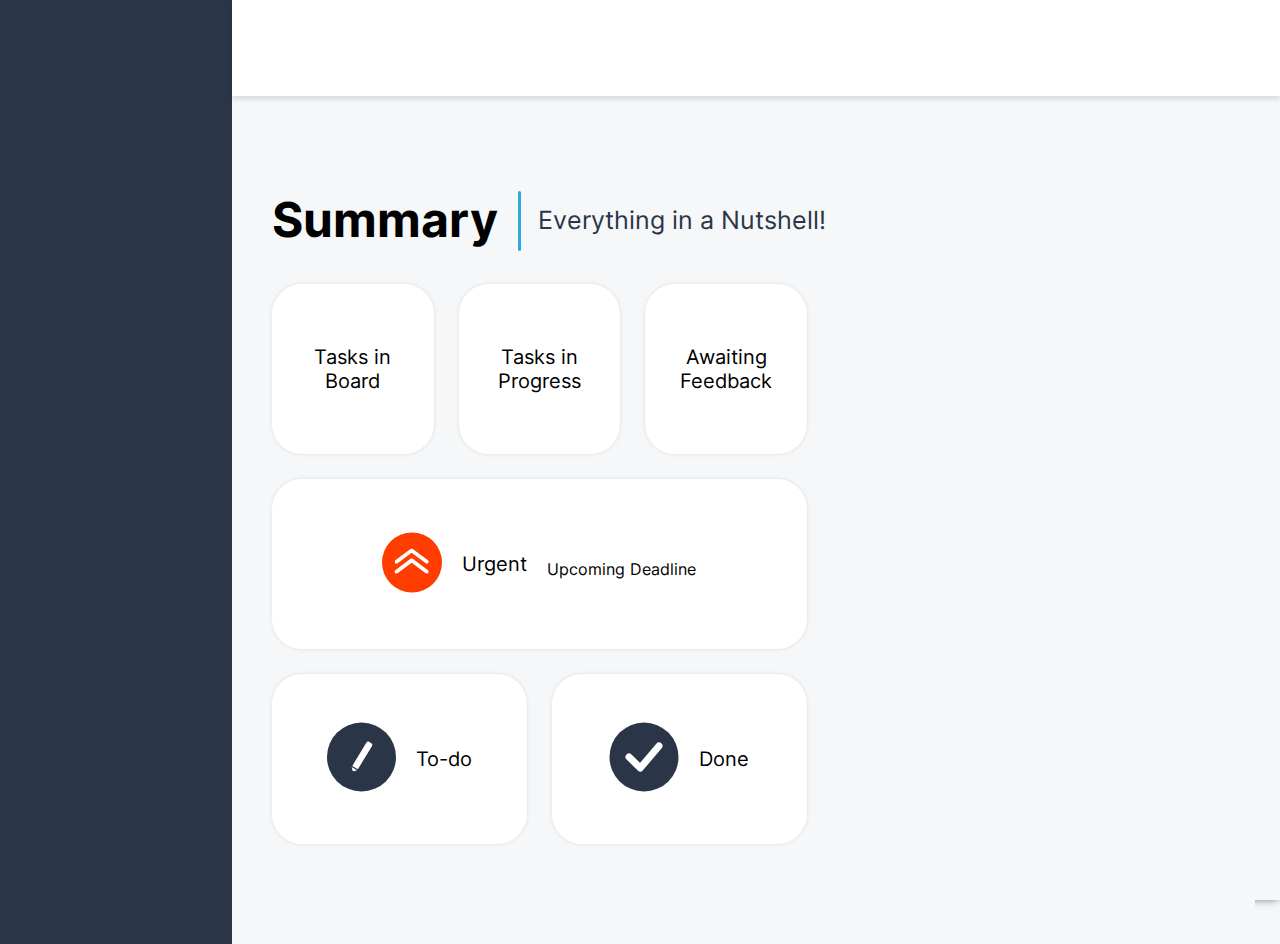
<file: summary.html>
<!DOCTYPE html>
<html lang="en">

<head>
    <meta charset="UTF-8">
    <meta name="viewport" content="width=device-width, initial-scale=1.0">
    <title>Summary | myJoin</title>
    <script src="js/storage.js"></script>
    <script src="js/main_login.js"></script>
    <script src="js/include.js"></script>
    <script src="js/contacts.js"></script>
    <script src="js/contacts_template.js"></script>
    <script src="js/board.js"></script>
    <script src="js/board_template.js"></script>
    <script src="js/summary_script.js"></script>    
    <!-- <link rel="stylesheet" href="css/index_style.css"> -->
    <link rel="stylesheet" href="css/layout.css">
    <link rel="stylesheet" href="css/summary_style.css">  
    <link rel="stylesheet" href="assets/fonts/fonts.css">
    <link rel="icon" type="image/x-icon" href="img/joinlogo.png">
</head>

<body onload="includeTemplates();init()">
    <div class="main-content">
        <div class="middle">
            <div class="header" w3-include-html="templates/header.html">
            </div>
            <div class="content">
                <div class="title">
                    <h1>Summary</h1><span>Everything in a Nutshell!</span>
                </div>
                <div class="flex-align-center mgt-40">
                    <div class="summaryboxes">
                        <div class="boxes-row boxes-3">
                            <a href="board.html" id="sum-box-1" class="sum-box">
                                <div class="flex-col"><span class="sum-title" id="sum-1"></span><span
                                        class="sum-sub-title">Tasks in Board</span></div>
                            </a>
                            <a href="board.html" id="sum-box-2" class="sum-box">
                                <div class="flex-col"><span class="sum-title" id="sum-2"></span><span
                                        class="sum-sub-title">Tasks in Progress</span></div>
                                </a>
                                <a href="board.html" id="sum-box-3" class="sum-box">
                                <div class="flex-col"><span class="sum-title" id="sum-3"></span><span
                                        class="sum-sub-title">Awaiting Feedback</span></div>
                                </a>
                        </div>
                        <div class="boxes-row">
                            <a href="board.html" id="sum-box-4" class="sum-box">
                                <div class="box-left">
                                    <div class="box-left-img"><img src="assets/img/summary/urgent-icon.svg"></div>
                                    <div class="flex-col">
                                        <span class="sum-title" id="sum-4"></span>
                                        <span class="sum-sub-title">Urgent</span>
                                    </div>
                                </div>
                                <div class="box-right"><span id="upcomingDeadline"></span><span id="upcomingDeadlineTitle">Upcoming Deadline</span></div>
                            </a>
                        </div>
                        <div class="boxes-row">
                            <a href="board.html" id="sum-box-5" class="sum-box">
                                <div><img src="assets/img/summary/to-do-icon-dark.svg" class="def-icon"><img
                                        src="assets/img/summary/to-do-icon-w.svg" class="hov-icon"></div>
                                <div class="flex-col"><span class="sum-title" id="sum-5"></span><span
                                        class="sum-sub-title">To-do</span></div>
                                </a>
                                <a href="board.html" id="sum-box-6" class="sum-box">
                                <div><img src="assets/img/summary/done-icon-dark.svg" class="def-icon"><img
                                        src="assets/img/summary/done-icon-w.svg" class="hov-icon"></div>
                                <div class="flex-col"><span class="sum-title" id="sum-6"></span><span
                                        class="sum-sub-title">Done</span></div>
                                </a>
                        </div> 
                    </div>
                    <div id="welcomemsg">
                        <span id="welcomemsgtime"></span><span id="welcomemsguser"></span>
                    </div>
                </div>
            </div>
        </div>
        <div class="sidebar" w3-include-html="templates/sidebar.html">
        </div>
    </div>
</body>
</html>
</file>
<file: css/index_style.css>
body {
    margin: 0;
    height: 100vh;
    display: flex;
    flex-direction: column;
    background-color: #F6F7F8;
    font-family: 'Inter';
    overflow-y: hidden;
}

.d-none {
    display: none !important;
}

.header {
    display: flex;
    justify-content: space-between;
    margin: 80px 100px;
}

.headerRight {
    width: 279px;
    height: 51px;
    font-size: 20px;
    display: flex;
    justify-content: space-between;
    align-items: center;
}

button {
    background-color: rgb(42, 54, 71);
    color: white;
    border-radius: 8px;
    height: 100%;
    width: 91px;
    font-size: 20px;
    cursor: pointer;
    border: none;
    box-shadow: none;
    transition: 150ms ease-in-out;
}

button:hover {
    background-color: #29ABE2;
    box-shadow: 0 0 16px rgba(0, 0, 0, 0.3);
}

.sendEmailButton {
    height: 51px;
    width: 264px;
}

.logo {
    width: 500px;
    height: 500px;
    position: absolute;
    top: 50%;
    left: 50%;
    transform: translate(-50%, -50%);
    transition: 500ms;
    z-index: 100;
}

.imgLogo {
    top: 80px !important;
    left: 100px !important;
    transform: none !important;
    width: 100px !important;
    height: 122px !important;
}

.contentbox {
    display: flex;
    justify-content: center;
}

.content {
    background-color: #FFFFFF;
    width: 652px;
    border-radius: 30px;
    box-shadow: 0px 0px 14px 3px rgba(0, 0, 0, 0.04);
    display: flex;
    flex-direction: column;
    align-items: center;
    gap: 32px;
}

.front-main-content {
    display: flex;
    flex-direction: column;
    align-items: center;
    height: 100%;
    justify-content: space-between;
    margin-top: 150px;
    margin-bottom: 50px;
}

.forgotPW {
    width: 832px !important;
    margin-top: 80px;
}

.headingContainer {
    display: flex;
    align-items: center;
    justify-content: space-around;
    margin-top: 41px;
    width: 100%;
}

.imgHeadingContainer {
    width: 32px;
    height: 32px;
}

.backArrow {
    background-image: url("../assets/img/logInSignUp/backArrow.svg");
    background-repeat: no-repeat;
    object-fit: fill;
    background-position: center;
}

.backArrow:hover {
    background-image: url("../assets/img/logInSignUp/backArrowHover.svg");
}

#startBackground {
    position: absolute;
    height: 100%;
    width: 100%;
    background-color: #F6F7F8;
    transition: 500ms;
}

.blueSeperator {
    background-color: #29ABE2;
    width: 150px;
    height: 3px;
}

h1 {
    font-size: 61px;
    font-weight: 700;
    margin-bottom: 0;
    margin-top: 0;
}

h2 {
    font-size: 20px;
    font-weight: 400;
    width: 86%;
    text-align: center;
    margin: 0;
}

form {
    display: flex;
    flex-direction: column;
    align-items: center;
    gap: 32px
}

.inputBox {
    display: flex;
    flex-direction: column;
    align-items: center;
    gap: 32px
}

.inputField {
    display: flex;
    width: 422px;
    height: 48px;
    border-radius: 10px;
    border: 1px solid #D1D1D1;
    padding-left: 15px;
    padding-top: 5px;
    font-size: 20px;
}

input {
    width: 380px;
    border-radius: 10px;
    border: none;
    font-size: 20px;
    outline: none;
}

input::placeholder {
    color: #D1D1D1;
    font-size: 20px;
}

.inputField:focus-within {
    border: 1px solid #29ABE2;
}

.redInput {
    border: 1px solid #ff8190;
}

input:-webkit-autofill {
    -webkit-box-shadow: 0 0 0 30px white inset;
}

.checkBoxLogIn {
    display: flex;
    align-items: center;
    gap: 8px;
}

.checkBoxSignIn {
    display: flex;
    justify-content: space-between;
    align-items: center;
    gap: 8px;
    margin-right: -30px;
}

.rememberMeForgetBox {
    display: flex;
    justify-content: space-between;
    align-items: center;
    gap: 35px;
}

.rememberMeForgetBox a {
    text-decoration: none;
    font-size: 16px;
    font-weight: 400;
}

#fmp:hover {
    text-decoration: underline 2px;
}

.logInButtonBox {
    display: flex;
    gap: 35px;
    margin-bottom: 40px;
}

.logInButton {
    width: 110px;
    height: 51px;
}

.continueButton {
    width: 264px;
    height: 51px;
    margin-top: 32px;
}

.guestLogIn {
    color: #2A3647;
    background-color: white;
    border: 1px solid #2A3647;
    width: 177px;
}

.guestLogIn:hover {
    color: #29ABE2;
    border: 1px solid #29ABE2;
    background-color: white;
}

.passwordImage {
    cursor: pointer;
}

#rememberMe {
    width: 24px;
    height: 24px;
    cursor: pointer;
}

.checkBox {
    background-image: url('../assets/img/logInSignUp/checkedButton.svg');
    background-repeat: no-repeat;
    background-position: center;
}

.checkBox:hover {
    background-image: url('../assets/img/logInSignUp/checkedButtonHover.svg');
}

.uncheckBox {
    background-image: url('../assets/img/logInSignUp/uncheckButton.svg');
    background-repeat: no-repeat;
    background-position: center;
}

.uncheckBox:hover {
    background-image: url('../assets/img/logInSignUp/uncheckedButtonHover.svg');
}

input[type="checkbox"] {
    appearance: none;
    /* Standard */
    -moz-appearance: none;
    /* Firefox */
    -webkit-appearance: none;
    /* Safari und Chrome */
    -o-appearance: none;
    /* Opera */
}

input[type="checkbox"] {
    background-image: url("../assets/img/logInSignUp/uncheckButton.svg");
    background-repeat: no-repeat;
    background-position: center;
    width: 24px;
    height: 24px;
    cursor: pointer;
}

input[type="checkbox"]:checked {
    background-image: url("../assets/img/logInSignUp/checkedButton.svg");
    width: 24px !important;
    height: 24px !important;
    background-position: center !important;
}

input[type="checkbox"]:checked:hover {
    background-image: url('../assets/img/logInSignUp/checkedButtonHover.svg');
}

footer {
    display: flex;
    justify-content: center;
    gap: 30px;
}

footer a {
    font-size: 16px;
    color: rgb(168, 168, 168);
    text-decoration: none;
    font-weight: 400;
}

footer a:hover {
    color: rgba(41, 171, 226, 1);
    font-weight: 700;
}

#passwordAlert {
    color: rgb(255, 129, 144);
    margin-top: -30px;
    margin-right: 190px;
    margin-bottom: -40px;
    font-size: 13px;
    height: 25px;
}

#emailAlert {
    color: rgb(255, 129, 144);
    margin-top: -30px;
    margin-right: 270px;
    margin-bottom: -40px;
    font-size: 13px;
    height: 25px;
}

#nameAlert {
    color: rgb(255, 129, 144);
    margin-top: -30px;
    margin-right: 210px;
    margin-bottom: -40px;
    font-size: 13px;
    height: 25px;
}

#freeAlert {
    color: rgb(255, 129, 144);
    margin-top: -30px;
    margin-right: 270px;
    margin-bottom: -40px;
    font-size: 13px;
    height: 25px;
}

.banner {
    display: flex;
    justify-content: center;
    align-items: center;
    width: 345px;
    height: 74px;
    background-color: #2A3647;
    color: white;
    border-radius: 20px;
    font-size: 20px;
    position: absolute;
    position: absolute;
    top: calc(50% - 74px/2);
    left: calc(50% - 345px/2);
    transform: translateY(1000px);
    gap: 5px;
}

.banner.visible {
    transform: none;
    transition: transform 0.5s ease-in-out;
}

@media(max-width: 870px) {
    .forgotPW {
        width: 600px !important;
        text-align: center;
    }
}

@media(max-width: 680px) {
    .headingContainer {
        width: 85%;
    }

    .content {
        width: 396px;
        gap: 20px;
    }

    .forgotPW {
        width: 396px !important;
    }

    .contentbox {
        flex-direction: column;
        align-items: center;
        gap: 45px;
    }

    .imgLogo {
        width: 64px !important;
        height: 78px !important;
        top: 16px !important;
        left: 38px !important;
    }

    .inputField {
        width: 346px;

    }

    input {
        width: 300px;
    }

    h1 {
        font-size: 47px;
    }

    .blueSeperator {
        width: 88px;
    }

    .mobilView {
        flex-direction: column-reverse;
        gap: 16px;
        margin-right: 170px;
        align-items: start;
    }

    .logInButtonBox {
        flex-direction: column;
        gap: 20px;
    }

    .logInButton {
        width: 180px;
    }

    button {
        font-size: 16px;
    }

    .header {
        margin: 40px 50px;
    }

    .headerRight {
        width: 279px;
    }

    #logo {
        width: 100px;
        height: 122px;
    }

    #startBackground {
        background-color: #2A3647;
    }

    #passwordAlert {
        margin-right: 120px;
    }
}

@media(max-height: 870px) {
    .front-main-content {
        margin-top: 115px;
        margin-bottom: 25px;
    }

    .contentbox {
        gap: 8px;
    }

    .forgotPW {
        margin-top: 20px;
    }
}

@media(max-height: 650px) {
    .header {
        margin: 20px 80px;
    }
}

@media(max-height: 800px) {
    .front-main-content {
        margin-top: 0px;
    }

    .imgLogo {
        height: 90px !important;
        width: 80px !important;
        top: 40px !important;
        left: 40px !important;
    }

    .header {
        margin: 40px 40px;
    }


    .logInButtonBox {
        gap: 10px;
    }

    .content {
        height: 496px;
    }

    .inputField {
        height: 42px;
    }

    input {
        height: 40px;
    }
}

@media(max-height: 930px) {
    .front-main-content {
        margin-top: 15px;
        overflow-y: auto;
    }

    .front-main-content::-webkit-scrollbar {
        width: 8px;
    }

    .responsivSignUp {
        gap: 10px !important;
        height: 530px !important;
    }
}
</file>
<file: assets/fonts/fonts.css>
/* inter-100 - latin */
@font-face {
  font-display: swap; /* Check https://developer.mozilla.org/en-US/docs/Web/CSS/@font-face/font-display for other options. */
  font-family: 'Inter';
  font-style: normal;
  font-weight: 100;
  src: url('inter-v12-latin-100.woff2') format('woff2'); /* Chrome 36+, Opera 23+, Firefox 39+, Safari 12+, iOS 10+ */
}
/* inter-200 - latin */
@font-face {
  font-display: swap; /* Check https://developer.mozilla.org/en-US/docs/Web/CSS/@font-face/font-display for other options. */
  font-family: 'Inter';
  font-style: normal;
  font-weight: 200;
  src: url('inter-v12-latin-200.woff2') format('woff2'); /* Chrome 36+, Opera 23+, Firefox 39+, Safari 12+, iOS 10+ */
}
/* inter-300 - latin */
@font-face {
  font-display: swap; /* Check https://developer.mozilla.org/en-US/docs/Web/CSS/@font-face/font-display for other options. */
  font-family: 'Inter';
  font-style: normal;
  font-weight: 300;
  src: url('inter-v12-latin-300.woff2') format('woff2'); /* Chrome 36+, Opera 23+, Firefox 39+, Safari 12+, iOS 10+ */
}
/* inter-regular - latin */
@font-face {
  font-display: swap; /* Check https://developer.mozilla.org/en-US/docs/Web/CSS/@font-face/font-display for other options. */
  font-family: 'Inter';
  font-style: normal;
  font-weight: 400;
  src: url('inter-v12-latin-regular.woff2') format('woff2'); /* Chrome 36+, Opera 23+, Firefox 39+, Safari 12+, iOS 10+ */
}
/* inter-500 - latin */
@font-face {
  font-display: swap; /* Check https://developer.mozilla.org/en-US/docs/Web/CSS/@font-face/font-display for other options. */
  font-family: 'Inter';
  font-style: normal;
  font-weight: 500;
  src: url('inter-v12-latin-500.woff2') format('woff2'); /* Chrome 36+, Opera 23+, Firefox 39+, Safari 12+, iOS 10+ */
}
/* inter-600 - latin */
@font-face {
  font-display: swap; /* Check https://developer.mozilla.org/en-US/docs/Web/CSS/@font-face/font-display for other options. */
  font-family: 'Inter';
  font-style: normal;
  font-weight: 600;
  src: url('inter-v12-latin-600.woff2') format('woff2'); /* Chrome 36+, Opera 23+, Firefox 39+, Safari 12+, iOS 10+ */
}
/* inter-700 - latin */
@font-face {
  font-display: swap; /* Check https://developer.mozilla.org/en-US/docs/Web/CSS/@font-face/font-display for other options. */
  font-family: 'Inter';
  font-style: normal;
  font-weight: 700;
  src: url('inter-v12-latin-700.woff2') format('woff2'); /* Chrome 36+, Opera 23+, Firefox 39+, Safari 12+, iOS 10+ */
}
/* inter-800 - latin */
@font-face {
  font-display: swap; /* Check https://developer.mozilla.org/en-US/docs/Web/CSS/@font-face/font-display for other options. */
  font-family: 'Inter';
  font-style: normal;
  font-weight: 800;
  src: url('inter-v12-latin-800.woff2') format('woff2'); /* Chrome 36+, Opera 23+, Firefox 39+, Safari 12+, iOS 10+ */
}
/* inter-900 - latin */
@font-face {
  font-display: swap; /* Check https://developer.mozilla.org/en-US/docs/Web/CSS/@font-face/font-display for other options. */
  font-family: 'Inter';
  font-style: normal;
  font-weight: 900;
  src: url('inter-v12-latin-900.woff2') format('woff2'); /* Chrome 36+, Opera 23+, Firefox 39+, Safari 12+, iOS 10+ */
}
</file>
<file: css/layout.css>
html {
    background: #f6f7f8;
}

body {
    background: #fff;
}

.height100 {
    height: 100vH;
}

.main-content {
    width: 100%;
    margin-right: auto;
    margin-left: auto;
    box-shadow: -3px 0 8px 0px rgb(0 0 0 / 43%), 4px 0px 6px 0px rgba(0, 0, 0, 0.08);
}

.middle .headerRight,
.middle .headerLeft {
    position: relative;
    z-index: 7;
}

.sidebar {
    position: relative;
}

.main-content {
    display: flex;
    height: 100vH;
}

.middle {
    display: inline-block;
    order: 2;
    flex-direction: column;
    flex: 1;
    width: calc(100% - 232px);
    margin-left: 232px;
    background: #f6f7f8;
}

.middle .header {
    position: fixed;
    display: flex;
    align-items: center;
    height: 96px;
    background: #fff;
    margin: 0px;
    width: calc(100% - 232px);
    justify-content: space-between;
    box-shadow: 0px 4px 4px 0px #0000001A;
    z-index: 7;
}

.logo {
    text-align: center;
    margin-bottom: 100px;
    padding: 0px 40px;
}

span#slogan {
    margin-left: 100px;
}

.headerRight {
    display: flex;
}

.middle .headerRight {
    width: unset;
    height: unset;
    padding-right: 25px;
    gap: 15px;
}

a.help {
    line-height: 1em;
    display: flex;
}

.middle .content {
    width: calc(100% - 125px);
    display: block;
    margin: 0px;
    margin-top: 96px;
    padding: 100px 25px 100px 100px;
    background: #f6f7f8;
    border-radius: 0px;
    box-shadow: none;
}

.title {
    display: flex;
    align-items: center;
}

.static-content .title {
    justify-content: space-between;
}

.title h1 {
    color: #000;
    font-family: 'Inter';
    font-size: 61px;
    font-style: normal;
    font-weight: 700;
    margin: 0px;
    line-height: 1em;
}

.title span {
    font-family: Inter;
    font-size: 27px;
    font-weight: 400;
    line-height: 32px;
    letter-spacing: 0em;
    text-align: left;
    color: #2A3647;
    position: relative;
    margin-left: 20px;
    padding-left: 20px;
}

.title span:before {
    content: "";
    width: 3px;
    height: 60px;
    background: #29ABE2;
    display: block;
    border-radius: 5px;
    position: absolute;
    left: 0;
    bottom: -15px;
}

.flex-col {
    display: flex;
    flex-direction: column;
}

.flex-align-center {
    display: flex;
    align-items: center;
    gap: 40px;
}

.mgt-40 {
    margin-top: 40px;
}


.sidebar {
    position: fixed;
    display: flex;
    flex-direction: column;
    align-items: center;
    justify-content: space-between;
    width: 232px;
    height: 100%;
    background: #2A3647;
    padding: 40px 0px;
}

.sidebar-top {
    display: flex;
    flex-direction: column;
}

.sidebar a {
    color: #CDCDCD;
    text-decoration: none;
}

.menu {
    display: flex;
    flex-direction: column;
    gap: 12px;
}

.menu a {
    text-decoration: none;
    display: flex;
    align-items: center;
    gap: 5px;
    width: calc(232px - 80px);
    padding: 3px 30px 1px 50px;
}

.menu a.active {
    color: #fff;
    background: #091931;
}

.menu a:hover {
    background: #2A3D59;
}

.menu p {
    line-height: 1em;
    width: 37px;
    margin: 0px;
    padding: 0px;
}

p.img-white {
    display: none;
}

a:hover .default {
    display: none;
}

a .hover {
    display: none;
}

a:hover .hover {
    display: block;
}

a.active p.img-white {
    display: inline-block;
}

a.active p.img-dark {
    display: none;
}

.legal-links {
    display: flex;
    flex-direction: column;
    gap: 10px;
    margin-bottom: 100px;
    padding: 0px 40px;
}

#myaccount {
    color: #29ABE2;
    font-weight: 600;
    display: flex;
    width: 50px;
    height: 50px;
    align-items: center;
    justify-content: center;
    border: 3px solid #2A3647;
    border-radius: 100%;
}

#myaccount:hover {
    cursor: pointer;
    background: linear-gradient(0deg, rgba(12, 46, 98, 0.12), rgba(12, 46, 98, 0.12)), linear-gradient(0deg, #FFFFFF, #FFFFFF);
}

.account .show {
    background: linear-gradient(0deg, rgba(12, 46, 98, 0.12), rgba(12, 46, 98, 0.12)), linear-gradient(0deg, #FFFFFF, #FFFFFF);
}

.account {
    position: relative;
}

div#headsubmenu {
    position: absolute;
    background: #2a3647;
    top: 76px;
    right: 0px;
    width: 95px;
    padding: 20px;
    border-radius: 15px 0px 15px 15px;
}

#headsubmenu a {
    color: #CDCDCD;
    text-decoration: none;
    font-size: 16px;
    text-align: right;
}

div#headsubmenu a {
    margin-bottom: 10px;
}

div#headsubmenu a:last-child {
    margin-bottom: 0px;
}

.onlymob {
    display: none;
}

.static-content {
    max-width: 1000px;
}

.static-content .title {
    margin-bottom: 35px;
}

.static-content ol li h3 {
    padding-bottom: 0px;
    margin-bottom: 5px;
}

.static-content ol li p {
    margin-top: 0px;
}

.static-content ol {
    padding-left: 20px;
}


.imgHeadingContainer {
    width: 32px;
    height: 32px;
}

.backArrow {
    background-image: url("../assets/img/logInSignUp/backArrow.svg");
    background-repeat: no-repeat;
    object-fit: fill;
    background-position: center;
}

.backArrow:hover {
    background-image: url("../assets/img/logInSignUp/backArrowHover.svg");
}

@media only screen and (min-width: 993px) and (max-width: 1300px) {

    span#slogan {
        margin-left: 40px;
    }

    .title h1 {
        font-size: 48px;
    }

    .title span {
        font-size: 25px;
    }
}


@media only screen and (max-width: 992px) {

    div#headsubmenu {
        top: 46px;
        width: 105px;
    }

    #headsubmenu a {
        font-size: 15px;
    }

    img.onlymob.logo-mob {
        margin-left: 25px;
    }

    .onlymob {
        display: block;
    }

    #myaccount {
        width: 40px;
        height: 40px;
    }

    a#help {
        display: none;
    }

    span#slogan {
        display: none;
    }

    .main-content {
        flex-direction: column;
        height: 100%;
        box-shadow: unset;
    }

    .middle .header {
        width: 100%;
        height: 80px;
    }

    .middle {
        order: 1;
        width: 100%;
        padding-right: 0px;
        padding-bottom: 120px;
        padding-left: 0px;
        margin-left: 0px;
    }

    .middle .content {
        position: relative;
        width: calc(100% - 40px);
        height: calc(100% - 146px);
        margin: 96px 0px 0px 0px;
        padding: 25px 20px 25px 20px;
    }

    .sidebar {
        order: 2;
        width: calc(100% - 40px);
        padding: 5px 20px;
        position: fixed;
        height: unset;
        bottom: 0;
        z-index: 777;
    }

    .sidebar .logo {
        display: none;
    }

    .menu {
        flex-direction: row;
    }

    .menu a {
        font-size: 14px;
        flex-direction: column;
        padding: 0px;
        width: 76px;
        height: 80px;
        align-items: center;
        justify-content: center;
        border-radius: 8px;
    }

    .menu p {
        height: 24px;
        width: auto;
        margin-bottom: 2px;
    }

    .legal-links {
        display: none;
    }

    .flex-align-center {
        flex-direction: column;
    }

    .title {
        flex-direction: column;
        align-items: flex-start;
    }

    .title span {
        margin-left: 0px;
        padding-left: 0px;
    }

    .title span:before {
        width: 60px;
        height: 3px;
    }

    .title h1 {
        font-size: 47px;
    }

    .title span {
        font-size: 20px;
    }
}
</file>
<file: css/add_task.css>
.separator {
    background: #d1d1d1;
    width: 1px;
}

.mainAddTask {
    width: 100%;
    max-width: 1000px;
}

.left-right-split {
    display: flex;
    justify-content: space-between;
    margin-top: 30px;
}

.addTask-left {
    display: flex;
    flex-direction: column;
    gap: 14px;
    width: calc(50% - 50px);
}

.addTask-right {
    width: calc(50% - 50px);
}

h5 {
    margin: 0px;
    padding: 0px 0px 10px 0px;
    color: #000;
    font-family: 'Inter';
    font-size: 20px;
    font-style: normal;
    font-weight: 400;
    line-height: 120%;
}

.titleAddTask {
    display: flex;
    flex-direction: column;
    align-items: flex-start;
}

#addTaskTitle {
    box-sizing: border-box;
    width: 100%;
    border-radius: 10px;
    padding: 12px 21px 12px 21px;
    padding-left: 21px;
    border: 1px solid var(--grey);
    color: #000;
    font-size: 20px;
    border: 1px solid #d1d1d1;
}

#descriptionTextArea {
    box-sizing: border-box;
    width: 100%;
    min-height: 112px;
    border-radius: 10px;
    padding: 18px 21px 18px 21px;
    border: 1px solid var(--grey);
    font-family: 'Inter';
    font-size: 20px;
    border: 1px solid #d1d1d1;
}

input#date {
    box-sizing: border-box;
    width: 100%;
    border-radius: 10px;
    padding: 11px 21px 11px 21px;
    padding-left: 21px;
    color: #000;
    font-size: 20px;
    border: 1px solid #d1d1d1;
}

.selectContainer,
.selectContainer select {

    background-color: white;
    box-sizing: border-box;
    font-size: 20px;
    border-radius: 10px;
    border: 1px solid #d1d1d1;
    padding: 12px 21px 12px 21px;
    width: 100%;
    display: flex;
    flex-direction: column;
    justify-content: space-between;
    align-items: flex-start;
    gap: 3px;
    background-image: url(../assets/img/board/arrow_drop_down.svg);
    background-repeat: no-repeat;
    background-position-y: center;
    background-position-x: 95%;
}

.selectContainer image {
    border-radius: 15px;
}

.selectContainer image:hover {
    background-color: #e9e9e9;
    cursor: pointer;
}

.selectContainer:hover {
    border: 1px solid #a1a1a1;
}

.selectCategoryContainer {
    background-color: white;
    box-sizing: border-box;
    font-size: 20px;
    width: 100%;
    display: flex;
    flex-direction: column;
    justify-content: space-between;
    align-items: flex-start;
    gap: 3px;
    max-height: 212px;
    overflow-y: auto;

}

input {
    box-sizing: border-box;
    width: 100%;
    border-radius: 10px;
    padding: 8px;
    padding-left: 21px;
    border: 1px solid var(--grey);
    font-size: 18px;
    display: flex;
    justify-content: flex-start;
    color: var(--style, #D1D1D1);
    font-family: 'Inter';
    font-size: 20px;
    font-style: normal;
    font-weight: 400;
    line-height: 120%;
}

.prio {
    display: flex;
    height: 113px;
    flex-direction: column;
    align-items: flex-start;
    justify-content: center;
}

.subtask {
    margin-top: 24px;
}

.addTaskPrios {
    display: flex;
    justify-content: center;
    align-items: center;
    gap: 10px;
    flex-shrink: 0;
}

.SubTaskPrios2,
.SubTaskPrios {
    display: flex;
    width: auto;
    height: auto;
    padding: 13px 10px;
    justify-content: center;
    align-items: center;
    gap: 10px;
    border-radius: 10px;
    background: var(--white, #FFF);
    box-shadow: 0px 0px 4px 0px rgba(0, 0, 0, 0.10);
    margin: 0;
    font-size: 20px;
    font-weight: 400;
}

#addNewSubtask {
    width: 100%;
    height: 50px;
    padding-left: 21px;
    padding-right: 21px;
    border-radius: 10px;
    display: flex;
    justify-content: space-between;
    background-color: white;
    align-items: center;
    padding-top: 8px;
    padding-bottom: 8px;
    box-sizing: border-box;
    font-size: 20px;
    border: 1px solid #d1d1d1;
}

#addNewSubtask input {
    outline: 0;
    padding: 0;
    color: black;
    border-radius: 0;
}

#addNewSubtask svg:hover {
    cursor: pointer;
}

.checkboxes {
    margin-top: 8px;
}

.boxes {
    display: flex;
    align-items: center;
    justify-content: start;
    gap: 4px;
}

.clearCreateButtons {
    display: flex;
    justify-content: end;
    align-items: center;
    gap: 25px;
    margin-top: 100px;
}

.clearBtn {
    display: flex;
    width: 136px;
    padding: 14px 10px;
    justify-content: center;
    align-items: center;
    gap: 10px;
    border-radius: 10px;
    border: 1px solid var(--version-2-main-color, #2A3647);
    background-color: transparent;
    color: rgb(42, 54, 71);
    font-size: 20px;
}


.clearBtn:hover {
    cursor: pointer;
    border-color: #29ABE2;
    color: #29ABE2;
    box-shadow: 0px 4px 4px 0px #00000040;
}

.clearBtn img {
    color: #2A3647;
}

.createBtn {
    display: flex;
    width: 180px;
    padding: 14px 15px;
    justify-content: center;
    align-items: center;
    border-radius: 10px;
    background: #2A3647;
    gap: 4px;
    color: #fff;
    font-size: 20px;
    border: 1px solid #2A3647;
}

.createBtn:hover {
    cursor: pointer;
    border-color: #29abe2;
    background: #29abe2;
    box-shadow: 0px 4px 4px 0px #00000040;
}

.clearBtn img.hover {
    display: none;
    width: 16px;
}

.clearBtn:hover img.hover {
    display: block;
}

.clearBtn:hover img.default {
    display: none;
}

div.SubTaskPrios2,
div.SubTaskPrios,
button.SubTaskPrios2,
button.SubTaskPrios {
    font-size: 21px;
    font-weight: 700;
    border-radius: 10px;
    border: 0px;
}

div#editCardPrio {
    display: flex;
    margin: 10px 0px 25px 0px;
}

.red.active-state {
    background: #FF3D00;
}

.yellow.active-state {
    background: #FFA800;
}

.green.active-state {
    background: #7AE229;
}

img.active {
    display: none;
}

.active-state img.active {
    display: block;
}

.active-state img.default {
    display: none;
}

.active-state {
    box-shadow: 0px 4px 4px 0px #00000040;
    color: #fff;
}

div.SubTaskPrios2:hover,
div.SubTaskPrios:hover,
button.SubTaskPrios2:hover,
button.SubTaskPrios:hover {
    box-shadow: 0px 4px 4px 0px #00000040;
    cursor: pointer;
    transform: scale(1.05);
}

.category-selection {
    display: flex;
    align-items: center;
    justify-content: space-between;
    gap: 10px;
    box-sizing: border-box;
    width: 100%;
    height: 48px;
    border-radius: 10px;
    padding: 7px 20px;
}

.category-selection:hover {
    cursor: pointer;
    background-color: #f6f7f8;
}

.stroke-width-2 {
    stroke-width: 2;
}

.addcatph {
    padding: 12px 21px 12px 21px !important;
}

svg.new-category-color circle {
    cx: 7 !important;
    cy: 7 !important;
}

.selectable-category-colors {

    gap: 5px;
    display: flex;
    box-sizing: border-box;
    margin-top: 10px;
}

div#addCategory {
    padding: 0px;
}

.selected-category-color {
    box-sizing: border-box;
}

.new-category-color {
    height: 15px;
    width: 15px;
    box-sizing: border-box;
    border: none;
    padding-left: 0px;
    border-radius: 100%;
}

.added-category-name:focus {
    border-radius: 0;
    color: black;
    outline: 0;
}

.close-category-input-btn {
    background-color: white;
    border: none;
}

.close-category-input-btn:hover {
    cursor: pointer;
}

.add-category-btn {
    background-color: white;
    border: none;
    border-radius: 0 10px 10px 0;
}

.add-category-btn:hover {
    cursor: pointer;
}

.add-category-container {
    align-items: center;
    display: flex;
    background-color: white;
    border-radius: 10px;
    height: 50px;
    border: 1px solid #d1d1d1;
}

.add-task-contact {
    display: flex;
    justify-content: space-between;
    align-items: center;
    flex-direction: row;
    box-sizing: border-box;
    width: 100%;
    padding: 7px 20px;
    border-radius: 10px;
}

.add-task-contact:hover {
    background: #475b77;
    color: white;
}

.add-task-contact-name {
    font-size: 20px;
}

.added-contacts-name-tags-main {
    display: flex;
    align-items: center;
    box-sizing: border-box;
    margin-top: 15px;
}

.added-contact-name-tag {
    position: relative
}

.added-contact-name-tag p {
    box-sizing: border-box;
    margin: 0;
    position: absolute;
    top: 10px;
    left: 9px;
    font-family: Inter;
    font-weight: 400;
    line-height: 120%;
    color: white;
}

.added-contact-name-tag svg {
    border: 3px solid white !important;
    border-radius: 22px !important;
}

#subtask_input {
    box-sizing: border-box;
    width: 100%;
    border-radius: 10px;
    padding-left: 21px !important;
    padding: 8px;
    border: 1px solid var(--grey);
    font-size: 18px;
    display: flex;
    justify-content: flex-start;
    color: var(--style, #D1D1D1);
    font-family: 'Inter';
    font-size: 20px;
    font-style: normal;
    font-weight: 400;
    line-height: 120%;
}

.frame_79 {
    position: relative;
    width: 36px;
    height: 36px;
    flex-shrink: 0;
    display: flex;
    flex-direction: column;
    justify-content: center;
    align-items: center;
}

.frame_79 p {
    display: flex;
    width: 28px;
    height: 10px;
    flex-direction: column;
    justify-content: center;
    align-items: center;
    flex-shrink: 0;
    color: #FFF;
    font-family: 'Inter';
    font-size: 12px;
    font-style: normal;
    font-weight: 400;
    line-height: 120%;
    position: absolute;
}

.frame_212 {
    display: flex;
    gap: 10px;
    align-items: center;
}

.col_2A3647 {
    background-color: #2a3647;
    color: white;
}

div#add_task_main {
    position: relative;
}

div#transparentoverlay {
    position: absolute;
    top: 0;
    left: 0;
    width: 100%;
    height: 100%;
}

div#assigned_to {
    position: relative;
    z-index: 777;
}

.contacts_list_add_task {
    display: flex;
    flex-direction: column;
    gap: 3px;
    background-color: white;
    max-height: 224px;
    overflow-y: auto;
}

input[type="checkbox"]:checked {
    background: url(../assets/img/addtask/checkbox-checked.svg) 0px center no-repeat;
}

.frame_73 {
    display: flex;
    width: 326px;
    height: 74px;
    justify-content: center;
    align-items: center;
    gap: 16px;
    border-radius: 20px;
    background: #2A3647;
    box-shadow: 0px 0px 4px 0px rgba(0, 0, 0, 0.15);
    position: absolute;
    top: 50%;
    left: 40%;
    z-index: 99;
}

.frame_73 p {
    color: #FFF;
    font-family: 'Inter';
    font-size: 20px;
    font-style: normal;
    font-weight: 400;
    line-height: 120%;
}

.frame_73_animate {

    animation: slideFrame73 0.250s ease-in;
}

.requiredInputFields {
    font-family: 'Inter';
    font-size: small;
    margin-top: 2px;
    padding-left: 8px;
    color: red;
}

@keyframes slideFrame73 {
    0% {
        transform: translateY(1000px);
    }

    100% {}
}

.d-none {
    display: none;
}

@media(max-width: 1240px) {
    .mainAddTask {
        width: 100%;
        max-width: 800px;
    }
}

@media only screen and (min-width: 993px) and (max-width: 1200px) {

    button.SubTaskPrios2,
    button.SubTaskPrios {
        font-size: 18px;
    }

    .SubTaskPrios2,
    .SubTaskPrios {
        padding: 13px 6px;
    }
}

@media only screen and (max-width: 992px) {

    .left-right-split {
        flex-direction: column;
    }

    .addTask-right,
    .addTask-left {
        width: 100%;
    }

    .selectContainer,
    .selectContainer select {
        font-size: 16px;
        padding: 10px 21px 10px 21px;
        cursor: pointer;
    }

    #addTaskTitle {
        padding: 10px 21px 10px 21px;
        font-size: 16px;
    }

    #descriptionTextarea {
        padding: 12px 21px 12px 21px;
        font-size: 16px;
    }

    input#date {
        padding: 9px 21px 9px 21px;
        font-size: 16px;
    }

    .AllMainBoard .mainAddTask {
        width: auto;
        padding: 20px 30px;
    }

    div.SubTaskPrios2,
    div.SubTaskPrios,
    button.SubTaskPrios2,
    button.SubTaskPrios {
        width: 150px;
        font-size: 16px !important;
        padding: 13px 5px !important;
        gap: 5px !important;
    }
}

@media only screen and (max-width: 550px) {

    .createBtn {
        font-size: 17px;
    }

    .addTaskPrios {
        justify-content: space-between;
        width: 100%;
    }

    div.SubTaskPrios2,
    div.SubTaskPrios,
    button.SubTaskPrios2,
    button.SubTaskPrios {
        width: 100%;
    }
}

@media(max-height: 1100px) {
    .clearCreateButtons {
        margin-top: 20px;
    }
}
</file>
<file: css/board.css>
body {
    width: 100%;
    margin: 0;
    font-family: 'Inter';
    overflow: auto;
}

html::-webkit-scrollbar {
    width: 0px;
}

.AllMainBoard {
    display: flex;
    flex-direction: row;
    background: #F6F7F8;
}

.inputSearchBoardContainer {
    display: flex;
    justify-content: space-between;
    align-items: center;
    padding: 0px 0px;
    border: 1px solid #a8a8a8;
    border-radius: 10px;
    gap: 10px;
    background-color: #FFF;
}

.cardBoardAll {
    min-height: 850px;
    width: 275px;
    margin-bottom: 0px;
    display: contents;
}

#inputSearchBoard {
    border: none !important;
    font-size: 16px;
    font-family: 'Inter', sans-serif;
    font-style: normal;
    font-weight: 400;
    line-height: 120%;
    color: black;
    outline: none;
}

.searchImage {
    cursor: pointer;
}

.headBoard {
    z-index: 2;
    display: flex;
    width: 1056px;
    justify-content: space-between;
    align-items: center;
}

.headBoardRight {
    display: flex;
    gap: 32px;
}

.addTaskButton {
    display: flex;
    width: auto;
    height: 55px;
    padding: 18px 10px;
    justify-content: center;
    align-items: center;
    gap: 10px;
    border-radius: 10px;
    border: 1px solid #2A3647;
    background: #2A3647;
    color: white;
    color: var(--white, #FFF);
    font-family: 'Inter';
    font-size: 21px;
    font-style: normal;
    font-weight: 700;
    line-height: 120%;
    cursor: pointer;
}

.headBoard h1 {
    color: #000;
    font-family: 'Inter';
    font-size: 61px;
    font-style: normal;
    font-weight: 700;
    line-height: 120%;
}

.categoryBoardAll {
    display: inline-flex;
    justify-content: center;
    align-items: flex-start;
    flex-shrink: 0;
}

.categoryBoardHead {
    display: flex;
    width: 275px;
    height: auto;
    flex-direction: column;
    align-items: center;
    gap: 15px;
}

.categoryBoard {
    width: 1058px;
    height: 30px;
    display: flex;
    justify-content: space-evenly;
    align-items: center;
    margin-left: 16px;
    margin-right: 16px;
}

.categoryBoardSub {
    z-index: 2;
    display: flex;
    justify-content: space-between;
    align-items: center;
    width: 230px;
    margin-top: 40px;
}

.categoryBoardSub span {
    color: #2A3647;
    font-family: 'Inter';
    font-size: 21px;
    font-style: normal;
    font-weight: 700;
    line-height: 120%;
}

.headBoardRightImage {
    display: flex;
    width: 12px;
    height: 12px;
    padding: 3px;
    justify-content: center;
    align-items: center;
    gap: 10px;
    flex-shrink: 0;
    border-radius: 6px;
    border: 2px solid var(--version-2-main-color, #2A3647);
    cursor: pointer;
}

.headBoardRightImage:hover {
    display: flex;
    width: 12px;
    height: 12px;
    padding: 3px;
    justify-content: center;
    align-items: center;
    gap: 10px;
    flex-shrink: 0;
    border-radius: 6px;
    border: 2px solid var(--version-2-main-color, #2A3647);
    cursor: pointer;
    background-color: #29ABE2;
    box-shadow: 0 0 16px rgba(0, 0, 0, 0.3);
}


.headBoardRightImage img {
    width: 8px;
    height: 8px;
    flex-shrink: 0;
    cursor: pointer;
}

.headBoardRightImageBlind {
    display: flex;
    width: 12px;
    height: 12px;
    padding: 3px;
    justify-content: center;
    align-items: center;
    gap: 10px;
    flex-shrink: 0;
    border-radius: 6px;
    border: 2px solid var(--version-2-main-color, #f6f7f8);
}

.headBoardRightImageBlind img {
    display: none;
}

.categoryBoardSub img {
    object-fit: contain;
}

.cardBoard {
    display: flex;
    width: 212px;
    padding: 18px 19px;
    flex-direction: column;
    justify-content: center;
    align-items: center;
    gap: 10px;
    border-radius: 30px;
    background: var(--white, #FFF);
    margin-bottom: 12px;
    box-shadow: 0px 0px 14px 3px rgba(0, 0, 0, 0.04);
    cursor: pointer;
}

.dragging {
    transform: rotate(10deg);
    transition: all 125ms;
}

.cardHeadMain {
    display: flex;
    justify-content: space-between;
    align-items: center;
    width: 100%;
}

.svgImage {
    display: flex;
    gap: 4px;
}

.cardBoardInside {
    width: 100%;
    display: flex;
    flex-direction: column;
    align-items: flex-start;
    gap: 20px;
}

.cardBoardInsideCategory {
    display: flex;
    padding: 4px 25px;
    flex-direction: column;
    align-items: flex-start;
    gap: 10px;
    border-radius: 8px;
    background: #FF7A00;
    color: white;
}

.cardBoardInsideTitleAndDescrption {
    display: flex;
    flex-direction: column;
    align-items: flex-start;
    gap: 10px;
}

.cardBoardInsideTitle {
    color: var(--version-2-main-color, #2A3647);
    font-family: 'Inter';
    font-size: 16px;
    font-style: normal;
    font-weight: 700;
    line-height: 120%;
    max-height: 62px;
}

.cardBoardInsideDescription {
    color: var(--icon, #A8A8A8);
    font-family: 'Inter';
    font-size: 16px;
    font-style: normal;
    font-weight: 400;
    line-height: 120%;
    max-height: 90px;
    overflow-y: auto;
}

.cardBoardInsideDescription::-webkit-scrollbar {
    width: 8px;
}

.cardBoardInsideProgress {
    display: flex;
    justify-content: center;
    align-items: center;
    gap: 20px;
    height: 14px;
}

.cardBoardInsideProgress img {
    width: 138px;
    height: 8px;
    border-radius: 2px;
    background: #F4F4F4;
}

.cardBoardInsideProgress p {
    color: #000;
    font-family: Inter;
    font-size: 12px;
    font-style: normal;
    font-weight: 400;
    line-height: 120%;
    margin: 0;
}

.progressBar {
    width: 138px;
    height: 8px;
    border-radius: 2px;
    background: #F4F4F4;
    overflow: hidden;
}

.progress {
    height: 100%;
    background: #29ABE2;
}

.cardBoardInsideUserAndPrio {
    display: flex;
    width: 100%;
    height: 38px;
    justify-content: space-between;
    align-items: center;
}

.InsideUser {
    display: flex;
    flex-direction: row;
    justify-content: start;
    align-items: center;
    min-width: auto;
    max-width: 80%;
    height: 35px;
    margin-block-start: 0em;
    margin-block-end: 0em;
    overflow: hidden;
    padding-left: 6px;
    margin-top: 8px;
    margin-bottom: 8px;
}

.label-card {
    display: flex;
    width: 35px;
    height: 35px;
    color: white;
    padding: 0px 0px;
    flex-direction: column;
    justify-content: center;
    align-items: center;
    gap: 10px;
    border-radius: 58px;
    border: 1px solid var(--white, #FFF);
    margin-left: -6px;
}

.cardBoardInsideUserAndPrio img {
    width: 17px;
    height: 12px;
    flex-shrink: 0;
    padding: 10px 6px;
}

.addTaskPopUp {
    position: absolute;
    top: 64px;
    left: 128px;
    right: 128px;
    bottom: 64px;
    z-index: 99;
}

.d-none {
    display: none !important;
}

.overlay {
    position: fixed;
    left: 0px;
    right: 0px;
    top: 0px;
    bottom: 0px;
    height: 100vh;
    width: 100%;
    display: flex;
    justify-content: center;
    align-items: center;
    z-index: 99;
    background: rgb(0 0 0 / 39%);
}

@keyframes slideInmainAddTask {
    0% {
        transform: translateX(1500px);
    }
    100% {}
}

.overlay-close {

    animation: slideOutmainAddTask 0.4s ease-in;

}

@keyframes slideOutmainAddTask {
    100% {
        transform: translateX(1500px);
    }
    0% {}
}

#CardContainer .mainAddTask {
    border-radius: 30px;
    box-shadow: 0px 0px 4px 0px #00000029;
}

.mainAddTask {
    background: #fff;
    padding: 40px 60px;
    border-radius: 40px;
    animation: slide-in 1s ease-in;
    box-shadow: 0px 0px 4px 0px rgba(0, 0, 0, 0.10);
    animation: slideInmainAddTask 0.4s ease-in;
}

.carddetail {
    position: relative;
    font-size: 16px;
    display: flex;
    width: 100%;
    max-width: 425px;
    height: auto;
    overflow: auto;
    max-height: calc(100% - 160px);
    background: #fff;
    margin-top: 80px;
    margin-bottom: 80px;
    padding: 10px 30px 10px 50px;
    border-right: 20px solid #fff;
    border-top: 40px solid #fff;
    border-bottom: 40px solid #fff;
    box-shadow: 0px 0px 4px 0px #0000001A;
    border-radius: 30px;
}

.carddetail::-webkit-scrollbar-track {
    margin-top: 0px;
    margin-bottom: 0px;
}

.carddetail::-webkit-scrollbar {
    width: 8px;
}

.carddetail::-webkit-scrollbar-thumb {
    background: #A8A8A8 !important;
    border-radius: 10px !important;
}

div#subtask_main2 h5 {
    font-size: 16px;
}

img.close-card {
    position: absolute;
    right: 20px;
    top: -5px;
}

img.close-card:hover {
    cursor: pointer;
}

.carddetail .cardBoardInsideCategory {
    display: inline-block;
}

div#cardDetailTitle {
    font-size: 61px;
    font-weight: 700;
    line-height: 65px;
    letter-spacing: 0em;
    margin: 10px 0px 20px 0px;
    max-height: unset;
}

div#cardDetailDesc {
    font-family: Inter;
    font-size: 20px;
    font-weight: 400;
    line-height: 24px;
    color: #000;
    letter-spacing: 0em;
    text-align: left;
    margin-bottom: 20px;
    max-height: unset;
}

div#cardDetailPrio,
div#cardDetailDueDate {
    margin-bottom: 20px;
}

div#cardDetailPrio {
    display: flex;
    align-items: center;
}

#priobtndetail {
    font-size: 21px;
    color: #fff;
    display: flex;
    gap: 10px;
    padding: 4px 10px;
    text-align: center;
    justify-content: center;
    align-items: center;
    box-shadow: 0px 0px 4px 0px #0000001A;
    border-radius: 10px;
}

button.SubTaskPrios2 {
    font-size: 16px;
}

button.SubTaskPrios2:hover {
    transform: none !important;
}

.prio-high-btn {
    background: #FF3D00;
    width: 131px;
}

.prio-med-btn {
    background: #FFA800;
    width: 139px;
}

.prio-low-btn {
    background: #7AE229;
    width: 105px;
}

.detlabel {
    font-family: Inter;
    font-size: 21px;
    font-weight: 700;
    line-height: 25px;
    letter-spacing: 0em;
    text-align: left;
    margin-right: 20px;
}

.cartdetailaction {
    display: flex;
    justify-content: flex-end;
}

div#deleteCard {
    border: 1px solid;
    border-radius: 10px 0px 0px 10px;
    padding: 0px;
    width: 48px;
    height: 48px;
    display: flex;
    justify-content: center;
    align-items: center;
}

div#editCard {
    border: 1px solid #2A3647;
    border-radius: 0px 10px 10px 0px;
    padding: 0px;
    width: 48px;
    height: 48px;
    display: flex;
    justify-content: center;
    align-items: center;
    background: #2A3647;
}

div#CardDetail .label-card {
    font-size: 12px;
    margin-left: 0px;
}

div#CardDetail .cardBoardInsideUserAndPrio {
    height: unset;
    margin-bottom: 20px;
}

div#CardDetail .InsideUser {
    flex-direction: column;
    min-width: unset;
    align-items: flex-start;
    height: unset;
    max-width: unset;
}

div#editCard:hover {
    background: #29abe2;
    border-color: #29abe2;
}

.cartdetailaction div:hover {
    cursor: pointer;
}

.cartdetailaction div {
    line-height: 1em !important;
    margin: 0px !important;
    padding: 0px !important;
    display: flex;
    align-items: center;
    justify-content: center;
    width: 50px;
    height: 50px;
}

div#deleteCard:hover {
    border-color: #29abe2;
}

img.hover {
    width: 32px;
    height: auto;
    display: none;
}

div#deleteCard:hover img.hover {
    display: block;
}

div#deleteCard:hover img.default {
    display: none;
}

div#editCardSave {
    width: 87px;
}

div#editCardSave div:hover {
    background: #29abe2;
    box-shadow: 0px 4px 4px 0px #00000040;
}

div#editCardSave div {
    background: #2A3647;
    width: 87px;
    height: 50px;
    border-radius: 10px;
    gap: 5px;
    font-size: 21px;
    font-weight: 700;
    color: #fff;
}

.carddetailinside input {
    font-size: 16px;
}

input#editCardTitle {
    padding: 10px 21px 10px 21px;
    border-radius: 10px;
    border: 1px solid #d1d1d1;
    color: #000;
    margin-top: 7px;
    margin-bottom: 20px;
    width: 100%;
    display: block;
}

textarea#editCardDescription {
    padding: 10px 21px 10px 21px;
    border-radius: 10px;
    border: 1px solid #d1d1d1;
    color: #000;
    margin-top: 7px;
    margin-bottom: 20px;
    width: calc(100% - 44px) !important;
    min-height: 80px;
    font-size: 16px;
    font-family: 'Inter';
    font-style: normal;
    font-weight: 400;
    line-height: 120%;
}

input#editCardDueDate {
    padding: 11px 21px 11px 21px;
    border-radius: 10px;
    border: 1px solid #d1d1d1;
    color: #000;
    margin-top: 7px;
    margin-bottom: 20px;
    width: 100%;
    display: block;
}

div#addNewSubtask2 {
    width: 100%;
    height: 41px;
    padding-left: 21px;
    padding-right: 21px;
    border-radius: 10px;
    display: flex;
    justify-content: space-between;
    background-color: white;
    align-items: center;
    padding-top: 8px;
    padding-bottom: 8px;
    box-sizing: border-box;
    font-size: 16px;
    border: 1px solid #d1d1d1;
}

#addNewSubtask2 input {
    outline: 0;
    padding: 0;
    color: black;
    border-radius: 0;
}

#addNewSubtask2 svg:hover {
    cursor: pointer;
}

.boxes {
    font-size: 16px;
    width: calc(100% - 40px);
    display: flex;
    justify-content: space-between;
    position: relative;
    padding: 5px 20px;
    margin-bottom: 2px;
    border-radius: 10px;
}

.boxes:hover {
    background: #eee;
}

.boxes .actionlinks {
    display: none;
    width: 100%;
    position: absolute;
    right: 20px;
    text-align: right;
}

.boxes:hover .actionlinks {
    display: block;
}

a.subTaskEdit {
    width: calc(100% - 31px);
    position: absolute;
    right: 31px;
}

a.subTaskDel {
    width: 31px;
}

div#subtasklist {
    margin: 10px 0px 20px 0px;
    position: relative;
}

div#editsubtaskbtn {
    position: absolute;
    top: 10px;
    right: 0;
    align-items: center;
}

a.subedilink {
    border-left: 1px solid grey;
    padding-left: 7px;
    margin-left: 7px;
}

div#subtasklist input {
    border-bottom: 1px solid #29ABE2;
    border-radius: 0px;
    font-size: 16px;
    color: #000;
    padding-left: 15px;
}

div#subtasklist input:focus-visible {
    outline: none !important;
    border-bottom: 1px solid #29ABE2;
}

.FullNameSplit {
    display: flex !important;
    justify-content: start !important;
}

#InsideUserFullName {
    display: flex;
    justify-content: start;
    margin-block-start: 0em;
    margin-block-end: 0em;
    overflow: hidden;
    padding-left: 16px;
    margin-top: 8px;
    margin-bottom: 8px;
}

.label-name {
    display: flex;
    width: auto;
    height: 35px;
    color: black;
    padding-left: 16px;
    flex-direction: column;
    justify-content: center;
    align-items: start;
    gap: 10px;
    border-radius: 58px;
    border: 1px solid var(--white, #FFF);
    font-family: 'Inter' !important;
}

.NoCardsInBoardPlaceholder {
    width: 212px;
    color: #a29191;
    font-family: Open Sans;
    font-size: 16px;
    font-style: normal;
    font-weight: 400;
    line-height: 120%;
    display: flex;
    height: 196px;
    flex-direction: column;
    justify-content: center;
    align-items: center;
    gap: 10px;
    align-self: stretch;
    border-radius: 10px;
    border: 3px dashed #E7E7E7;
    background: #e6dddd;
    box-shadow: 0px 0px 4px 0px rgba(0, 0, 0, 0.16);
    margin-bottom: 12px;
    margin-left: 28px;
}

.cardDetailSubTasks {
    margin-top: 8px;
    display: flex;
    flex-direction: column;
    align-items: flex-start;
    gap: 4px;
    align-self: stretch;
}

div#editCardSubtasks button.close-category-input-btn {
    display: flex;
    padding-right: 3px;
}


div#editCardSubtasks button.add-category-btn {
    margin: 0px;
    padding: 0px 0px 0px 3px;
    display: flex;
}


div#selectbox input {
    background: url(../assets/img/board/arrow_drop_down.svg);
    background-repeat: no-repeat;
    background-position: right;
}

.selectbox.active input {
    background: url(../assets/img/board/arrow_drop_down_close.svg) !important;
    background-repeat: no-repeat !important;
    background-position: right !important;
}

.selectbox.active {
    border: 1px solid #29ABE2 !important;
}

input#inputassigneduser:focus-visible {
    outline: none !important;
    border: 0px !important;
}

.cartdetailaction {
    position: relative;
}

div#assigned_to2 .added {
    background: #091931;
    color: #fff;
}

div#overlaytransparent {
    width: 100%;
    height: 100%;
    position: absolute;
    top: 0;
    left: 0;
}

.addusertocard {
    width: calc(100% - 40px);
    display: flex;
    align-items: center;
    gap: 20px;
    padding: 7px 20px;
    border-radius: 10px;
    margin: 2px 0px;
}

div#assignedUserEditForm {
    display: flex;
    margin-left: 5px;
    margin-bottom: 20px;
}


.addusertocard:hover {
    cursor: pointer;
    background: #2A3647;
    color: #fff;
}

.addusertocard:hover .hover {
    display: block;
}

.addusertocard:hover .default {
    display: none;
}

.usercheckb {
    position: absolute;
    right: 15px;
}

.addusertocard:hover img {
    width: 24px;
}

.selectbox {
    font-size: 16px;
    border-radius: 10px;
    border: 1px solid #d1d1d1;
    margin-top: 10px;
    margin-bottom: 20px;
    padding: 10px 21px 10px 21px;
    display: flex;
    justify-content: space-between;
    position: relative;
}

input#inputassigneduser {
    color: #000;
    padding: 0px;
    border-radius: 0px;
}

div#selectuser {
    position: absolute;
    flex-direction: column;
    background: #fff;
    top: 61px;
    width: 100%;
    z-index: 777;
}

div#assigned_to2 {
    position: relative;
}

.subtaskAndCheckbox {
    display: flex;
    align-items: center;
    justify-content: start;
    gap: 16px;
}

.label-subtask {
    color: #000;
    font-family: Inter;
    font-size: 16px;
    font-style: normal;
    font-weight: 400;
    line-height: 120%;
}

.SubTaskCheckbox {
    display: flex;
    width: 16px;
    height: 16px;
    flex-shrink: 0;
    justify-content: center;
    align-items: center;
}

div#addContact2 {
    font-size: 16px;
    background-image: url(/assets/img/board/arrow_down.png);
}

div#addContact2 {
    width: 16px;
    height: 10px;
    background-repeat: no-repeat;
}

.includeTaskForm {
    z-index: 99;
    width: 100%;
    height: 100%;
    animation: slideIn 1s ease-in;
}

/* @media(min-width: 1435px) {
    .svgImage {
        display: none;
    }
} */

@media(max-width: 1435px) {
    .headBoard {
        display: flex;
        width: 900px;
    }

    .headBoardRight {
        gap: 8px;
    }

    .categoryBoardAll {
        display: flex;
        flex-wrap: wrap;
    }

    .cardBoardAllDone {
        margin-bottom: 32px !important;
    }

}

@media(max-width: 1240px) {
    .headBoard {
        display: flex;
        gap: 32px;
        width: 700px;
    }
}

@media(max-width: 1050px) {
    .headBoard {
        display: flex;
        gap: 8px;
        width: 600px;
    }

    .headBoardRight {
        gap: 2px;
    }

    .addTaskButton {
        font-size: 16px;
    }
}

@media(max-width: 992px) {

    .AllMainBoard div#CardContainer {
        background: #fff;
        border-radius: 30px;
    }

    .AllMainBoard .includeTaskForm .content {
        margin: 0px;
        padding: 0px;
    }

    .AllMainBoard .mainAddTask {
        box-shadow: unset;
        background: transparent;
    }

    .cardBoardAll {
        min-height: unset;
    }
    
    .categoryBoardAll {
        gap: 96px;
        padding-left: 32px;
        padding-right: 32px;
    }

    .headBoard {
        margin-left: auto;
        margin-right: auto;
    }

    .cardBoardAllDone {
        margin-bottom: 128px;
    }

    .cardBoardAllAWFB {
        margin-bottom: 128px;
    }

    .content {
        padding-left: 0px !important;
        padding-right: 0px !important;
    }

    .middle .content {
        margin-right: 0 !important;
        width: 100% !important;
    }

    div#cardDetailTitle {
        font-size: 36px;
        line-height: 1.2em;
    }

    div#cardDetailDesc {
        font-size: 16px;
        line-height: 1.2em;
    }

    .carddetail {
        padding: 0px 15px 0px 20px;
        max-height: calc(100% - 285px);
        margin-top: 0px;
        width: calc(100% - 80px);
    }

    img.close-card {
        position: absolute;
        right: 15px;
    }

    button.SubTaskPrios2, 
    button.SubTaskPrios {
       font-size: 16px!important;
       padding: 13px 5px!important;
       gap: 5px!important;
    }
}

@media(max-width: 716px) {
    .categoryBoardAll {
        gap: 32px;
        padding-left: 0px;
        padding-right: 0px;
    }

    .content {
        padding-left: 0px !important;
    }
}

@media(max-width: 630px) {
    .headBoard {
        display: flex;
        flex-direction: column;
    }

    .headBoard h1 {
        font-size: 40px !important;
    }

    .headBoardRight {
        display: flex;
        flex-direction: column;
        gap: 8px;
    }

    .middle .content {
        width: 100% !important;
    }

    .content {
        padding-left: 0px !important;
    }

    .cardBoardAllDone {
        margin-bottom: 128px;
    }

    .cardBoardAllAWFB {
        margin-bottom: 128px;
    }
    .headBoard h1 {
        font-size: 32px !important;
    }
    .headBoard {
        padding-top: 0px !important;
    }
}

@media(max-width: 601px) {
    .categoryBoardAll {
        gap: 56px;
        padding-left: 0px;
        padding-right: 0px;
        display: flex;
        justify-content: center;
    }

    .headBoardRight {
        display: flex;
        flex-direction: column;
        gap: 8px;

    }
    
    .headBoard {
        width: 100%;
        gap: 8px;
        align-items: center;
        margin: 0;
        padding-top: 16px !important;
    }

    .cardBoardAllDone {
        margin-bottom: 128px;
    }

    .cardBoardAllAWFB {
        margin-bottom: 0px;
    }

    .inputSearchBoardContainer {
        width: 290px;
    }

    .content {
        padding: 0px !important;
        margin-right: 0px !important;
    }

    .middle .content {
        width: 100% !important;
    }

    .svgPlus90Degree {
        -webkit-transform: rotate(90deg);
        -moz-transform: rotate(90deg);
        -o-transform: rotate(90deg);
        -ms-transform: rotate(90deg);
        transform: rotate(90deg);
    }

    .svgMinus90Degree {
        -webkit-transform: rotate(90deg);
        -moz-transform: rotate(90deg);
        -o-transform: rotate(90deg);
        -ms-transform: rotate(90deg);
        transform: rotate(90deg);
    }
}

@media(max-width: 550px) {
    .categoryBoardAll {
        gap: 32px;
        padding-left: 16px;
        padding-right: 16px;
    }

    .cardBoardAllDone {
        margin-bottom: 128px !important;
    }

    .headBoard h1 {
        font-size: 32px !important;
    }

    .categoryBoardSub {
        margin-top: 16px !important;
    }
}

@media(max-height: 1100px) {
    .mainAddTask {
        border-radius: 0;
    }
}
</file>
<file: css/summary_style.css>
body {
    background: #fff;
    margin: 0;
    font-family: 'Inter';
}

.summaryboxes {
    flex: 1;
    display: flex;
    flex-direction: column;
    gap: 25px;
}

.boxes-row {
    display: flex;
    justify-content: space-between;
    gap: 25px;
}

.sum-box {
    padding: 25px;
    border-radius: 30px;
    background: #fff;
    flex: 1;
    text-align: center;
    height: calc(170px - 50px);
    display: flex;
    align-items: center;
    justify-content: center;
    box-shadow: 0px 0px 4px 0px #0000001A;
}

.boxes-row a {
    color: #000;
    text-decoration: none;
}

.sum-box:hover {
    cursor: pointer;
    color: #fff;
    background: #2A3647;
    transform: scale(1.05);
    transition: all 0.3s ease;
    box-shadow: 0px 2px 8px 0px rgba(61, 65, 84, 0.5);
}

img.hov-icon {
    display: none;
}

.sum-box:hover img.def-icon {
    display: none;
}

.sum-box:hover img.hov-icon {
    display: block;
}

a.help:hover img.def-icon {
    display: none;
}

a.help:hover img.hov-icon {
    display: block;
}

.box-left {
    display: flex;
    align-items: center;
    gap: 20px;
}

span#upcomingDeadline {
    font-weight: bold;
}

a#sum-box-4 .box-right {
    display: flex;
    flex-direction: column;
    gap: 10px;
}

.boxes-row .sum-box {
    display: flex;
    gap: 20px;
}

.boxes-row span.sum-title {
    font-size: 64px;
    font-weight: 600;
}

span.sum-sub-title {
    font-size: 20px;
    line-height: 24px;
    font-weight: 400;
}

div#welcomemsg {
    width: 40%;
    opacity: 1;
    flex-direction: column;
}

span#welcomemsgtime {
    font-family: Inter;
    font-size: 47px;
    font-weight: 500;
    line-height: 56px;
    letter-spacing: 0em;
    text-align: left;
    color: #2A3647;
}

span#welcomemsguser {
    font-family: Inter;
    font-size: 64px;
    font-weight: 700;
    line-height: 77px;
    letter-spacing: 0em;
    text-align: left;
    color: #29ABE2;
    display: block;
}


@media only screen and (min-width: 993px) and (max-width: 1300px) {

    .middle .content {
        width: calc(100% - 90px);
        padding: 100px 25px 100px 40px;
    }
}

@media only screen and (max-width: 992px) {

    div#welcomemsg {
        position: absolute;
        top: 0;
        right: 0;
        left: 0;
        display: flex;
        background: #f6f7f8;
        width: 100%;
        height: 100%;
        align-items: center;
        justify-content: center;
        flex-direction: column;
    }

    .remove {
        opacity: 0 !important;
        transition: opacity 0.5s linear;
    }

    .sum-box {
        padding: 14px;
        border-radius: 20px;
    }

    .boxes-row img {
        max-width: 40px;
    }

    .summaryboxes {
        width: 100%;
    }

    .boxes-row span.sum-title {
        font-size: 47px;
    }

    span.sum-sub-title {
        font-size: 14px;
        line-height: 17px;
    }
}
</file>
<file: css/contacts.css>
body {
    overflow: hidden;
}

.redBorder {
    border: 1px solid #ff8190 !important;
}

#name_Alert {
    color: rgb(255, 129, 144);
    margin-top: -30px;
    margin-bottom: -40px;
    font-size: 13px;
    height: 40px;
}

.contacts-content {
    margin-top: 96px;
    height: 100%;
    background-color: #F6F7F8;
    display: flex;
    gap: 55px;
}

.frame-97 {
    width: 456px;
    height: calc(100vh - 96px);
    flex-shrink: 0;
    background: var(--white, #FFF);
    box-shadow: 4px 0px 6px 0px rgba(0, 0, 0, 0.08);
    padding-left: 28px;
    padding-right: 28px;
    overflow-y: scroll;
    overflow-x: hidden;
    box-sizing: border-box;
}

.frame-97::-webkit-scrollbar {
    background: transparent;
}

.frame-97::-webkit-scrollbar-thumb {
    background: url('../assets/img/contacts/scrollbar_thumb.svg');
    background-repeat: no-repeat;
    background-position-x: center;
}

.frame-97::-webkit-scrollbar-button:vertical:decrement {

    background: url('../assets/img/contacts/scrollbar_button_decrement.svg') no-repeat;
    background-position: center;
    height: 20px;
    margin: top 20px;
}

.frame-97::-webkit-scrollbar-button:vertical:increment {

    background: url('../assets/img/contacts/scrollbar_button_increment.svg') no-repeat;
    background-position: center;
    height: 20px;
    margin: top 20px;
}

.contacts-list {
    display: inline-flex;
    padding: 32px 24px;
    flex-direction: column;
    align-items: center;
    background: var(--white, #FFF);
    box-sizing: border-box;
}

.contact_name {
    height: 100%;
    display: flex;
    width: 100%;
    padding: 15px 24px;
    align-items: flex-start;
    gap: 35px;
    border-radius: 10px;
    background: #FFF;
    box-sizing: border-box;
}

.contact_name:hover {
    background: #F6F7F8;
    cursor: pointer;
}

.frame_81 {
    height: auto;
    width: auto;
    display: flex;
    flex-direction: column;
    align-items: flex-start;
    gap: 5px;
}

.frame_81 span {

    font-family: 'Inter';
    font-size: 20px;
    font-style: normal;
    font-weight: 400;
    line-height: 120%;
}

.frame_81 a {
    margin: 0;
    font-family: 'Inter';
    font-size: 16px;
    font-style: normal;
    font-weight: 400;
    line-height: 120%;
    text-decoration: none;
    color: #007CEE;
}

.frame_79 {
    position: relative;
    width: 42px;
    height: 42px;
    flex-shrink: 0;
    display: flex;
    flex-direction: column;
    justify-content: center;
    align-items: center;
}

.frame_79 p {
    display: flex;
    width: 28px;
    height: 10px;
    flex-direction: column;
    justify-content: center;
    align-items: center;
    flex-shrink: 0;
    color: #FFF;
    font-family: 'Inter';
    font-size: 16px;
    font-style: normal;
    font-weight: 400;
    line-height: 120%;
    position: absolute;
}

.contact_name:hover svg {
    border-radius: 42px;
    border: 1px solid white;
}

.new-contact {
    display: flex;
    width: 100%;
    height: 53px;
    justify-content: center;
    align-items: center;
    gap: 10px;
    flex-shrink: 0;
    border-radius: 10px;
    border: 1px solid #2A3647;
    background: #2A3647;
}

.new-contact :hover {
    cursor: pointer;
}

.new-contact p {

    color: var(--white, #FFF);
    font-family: 'Inter';
    font-size: 21px;
    font-style: normal;
    font-weight: 700;
    line-height: 120%;
}

.frame-112 {

    width: 100%;
    height: auto;
    display: flex;
    padding: 17px 36px;
    flex-direction: column;
    justify-content: center;
    align-items: flex-start;
    gap: 8px;
    align-self: stretch;
    box-sizing: border-box;
}

.frame-112 p {
    color: #000;
    font-family: 'Inter';
    font-size: 20px;
    font-style: normal;
    font-weight: 400;
    line-height: 120%;
}

.frame-119 {
    display: flex;
    padding: 8px 0px;
    flex-direction: column;
    align-items: flex-start;
    gap: 10px;
    align-self: stretch;
    width: 100%;
    height: auto;
}

.frame-119 svg {
    align-self: stretch;
}

.frame-40 {
    width: auto;
    height: 73px;
    display: inline-flex;
    justify-content: flex-end;
    align-items: center;
    gap: 30px;
    margin-right: 128px;
    margin-top: 110px;
    margin-bottom: 32px;
    box-sizing: border-box;
}

.contacts-title {
    color: #000;
    font-family: 'Inter';
    font-size: 61px;
    font-style: normal;
    font-weight: 700;
    line-height: 120%;
}

.contacts-slogan {
    color: #2A3647;
    font-family: Inter;
    font-size: 27px;
    font-style: normal;
    font-weight: 400;
    line-height: 120%;
}

.background-color-2A3647 {
    background-color: #2A3647;
}

.color-FFFFFF {
    color: #FFFFFF;
}

.pointer-events-none {
    pointer-events: none;
}

.floating-contact {
    padding-left: 15px;
}

.floating-contact-animate {
    animation: slideFloatingContact 0.125s ease-in;
}

.contact_name.background-color-2A3647.pointer-events-none {
    color: #fff;
}

@keyframes slideFloatingContact {
    0% {
        transform: translateX(1000px);
    }

    100% {}
}

.frame_99 {
    position: relative;
    width: 120px;
    height: 120 px;
    flex-shrink: 0;
    display: flex;
    flex-direction: column;
    justify-content: center;
    align-items: center;
    box-sizing: border-box;
}

.frame_99 svg {
    border-radius: 70px;
    border: 3px solid var(--white, #FFF);
}

.frame_99 p {
    display: flex;
    width: 80px;
    height: 28.571px;
    flex-direction: column;
    justify-content: center;
    flex-shrink: 0;
    color: #FFF;
    text-align: center;
    font-family: 'Inter';
    font-size: 47px;
    font-style: normal;
    font-weight: 500;
    line-height: 120%;
    position: absolute;
}

.frame-105 {
    display: flex;
    align-items: center;
    gap: 54px;
    box-sizing: border-box;
}

.frame-37 {

    display: flex;
    width: 207px;
    height: 74px;
    flex-direction: column;
    justify-content: center;
    color: #000;
    font-family: 'Inter';
    font-size: 20px;
    font-style: normal;
    font-weight: 400;
    line-height: 120%;
}

.frame-204 {
    display: flex;
    justify-content: center;
    align-items: flex-start;
    gap: 16px;
    box-sizing: border-box;
}

.edit-contact {
    display: flex;
    justify-content: center;
    align-items: center;
    gap: 8px;
}

.edit-contact:hover {
    cursor: pointer;
    color: #007CEE;
}

.edit-contact:hover path {
    fill: #007CEE;
}

.delete-contact {
    display: flex;
    justify-content: center;
    align-items: center;
    gap: 8px;
}

.delete-contact:hover {
    cursor: pointer;
    color: #007CEE;
}

.delete-contact:hover path {
    fill: #007CEE;
}


.frame-64 {
    height: 100%;
    width: 100%;
    box-sizing: border-box;
    color: #000;
    font-family: 'Inter';
    font-size: 47px;
    font-style: normal;
    font-weight: 500;
    line-height: 120%;
    margin: 0;
}

.frame-104 {
    display: flex;
    flex-direction: column;
    align-items: flex-start;
    gap: 8px;
    box-sizing: border-box;
}

.frame-102 {
    display: flex;
    flex-direction: column;
    align-items: flex-start;
    gap: 15px;
}

.frame-101 {
    display: flex;
    flex-direction: column;
    align-items: flex-start;
    gap: 22px;
}

.details-title {
    color: #000;
    font-family: 'Inter';
    font-size: 16px;
    font-style: normal;
    font-weight: 700;
    line-height: 120%;
}

.details-email {
    color: #007CEE;
    font-family: 'Inter';
    font-size: 16px;
    font-style: normal;
    font-weight: 400;
    line-height: 120%;
}

.details-phone {
    color: #000;
    font-family: 'Inter';
    font-size: 16px;
    font-style: normal;
    font-weight: 400;
    line-height: 120%;
}

.d-none {
    display: none !important;
}

.overlay-new-contact {
    position: fixed;
    left: 0px;
    right: 0px;
    top: 0px;
    bottom: 0px;
    height: 100vh;
    width: 100%;
    display: flex;
    justify-content: center;
    align-items: center;
    z-index: 99;
    background: rgb(0 0 0 / 39%);
}

.new-contact-main {
    display: flex;
    align-items: center;
    justify-content: space-between;
    z-index: 102;
    width: 1212px;
    height: 592px;
    border-radius: 30px;
    background: #FFF;
}

.new-contact-main-animate {
    animation: slideInNewContactMain 0.225s ease-in;
}

#messageExistingContact {
    font-family: 'Inter';
    font-size: small;
    margin-top: 2px;
    padding-left: 8px;
    color: red;
}

@keyframes slideInNewContactMain {
    0% {
        transform: translateX(1500px);
    }

    100% {}
}

.close-new-contact-animate {
    animation: slideOutNewContactMain 0.225s ease-in;
}

@keyframes slideOutNewContactMain {
    100% {
        transform: translateX(1500px);
    }

    0% {}
}

.frame-194 {
    box-sizing: border-box;
    width: auto;
    position: relative;
    display: inline-flex;
    height: 594px;
    padding: 66px 48px;
    flex-direction: column;
    justify-content: center;
    align-items: flex-start;
    gap: 12px;
    flex-shrink: 0;
    background: var(--version-2-main-color, #2A3647);
    border-radius: 30px 0 0 30px;
}

.frame-210 {
    display: flex;
    flex-direction: column;
    justify-content: center;
    align-items: flex-start;
    gap: 16px;
}

.capa2 {
    width: 55.6px;
    height: 66.483px;
    position: absolute;
    left: 46.904px;
    top: 144px;
}

.frame-211 {
    color: var(--white, #FFF);
    font-family: 'Inter';
    font-size: 61px;
    font-style: normal;
    font-weight: 700;
    line-height: 120%;

}

.frame-212 {
    color: var(--white, #FFF);
    font-family: 'Inter';
    font-size: 27px;
    font-style: normal;
    font-weight: 400;
    line-height: 120%;
}

.frame-79 {
    display: inline-flex;
    justify-content: center;
    align-items: center;
    gap: 10px;
    border-radius: 70px;
    border: 3px solid var(--white, #FFF);
    background: #FFF;
    box-sizing: border-box;
    box-shadow: 0px 0px 4px 0px rgba(0, 0, 0, 0.10);
}

.group-9 {
    position: relative;
    width: 120px;
    height: 120 px;
    flex-shrink: 0;
    display: flex;
    flex-direction: column;
    justify-content: center;
    align-items: center;
    box-sizing: border-box;
}

.group-9 p {

    display: flex;
    width: 80px;
    height: 28.571px;
    flex-direction: column;
    justify-content: center;
    flex-shrink: 0;
    color: #FFF;
    text-align: center;
    font-family: 'Inter';
    font-size: 47px;
    font-style: normal;
    font-weight: 500;
    line-height: 120%;
    position: absolute;
}

.person {
    width: 64px;
    height: 64px;
    position: absolute;
    left: 28px;
    top: 28px;
}

.frame-215 form {
    margin-right: 48px;
    gap: 48px;
    display: flex;
    flex-direction: column;
}

.frame-14 {
    box-sizing: border-box;
    display: flex;
    width: 422px;
    padding: 13px 21px;
    align-items: center;
    gap: 10px;
    border-radius: 10px;
    border: 1px solid var(--style, #D1D1D1);
    background: #FFF;
}

.frame-157 {

    display: flex;
    width: 380px;
    justify-content: space-between;
    align-items: center;
    flex-shrink: 0;
    box-sizing: border-box;
}

.frame-157 input {
    font-family: 'Inter';
    font-size: 20px;
    font-style: normal;
    font-weight: 400;
    line-height: 120%;
    border: none;
    outline: 0;
}

.frame-157 input::placeholder {
    color: var(--style, #D1D1D1);
}

.frame-157 svg {
    width: 24px;
    height: 24px;
    flex-shrink: 0;
}

.add-contact-text-main {
    display: inline-flex;
    flex-direction: column;
    align-items: flex-start;
    gap: 32px;
}

.add-contact-buttons-main {
    display: inline-flex;
    justify-content: flex-start;
    align-items: center;
    gap: 24px
}

.add-contact-cancel {
    display: flex;
    width: 136px;
    height: 55px;
    padding: 18px 10px;
    justify-content: center;
    align-items: center;
    gap: 10px;
    border-radius: 10px;
    border: 1px solid var(--version-2-main-color, #2A3647);
    box-sizing: border-box;
}

.add-contact-cancel:hover {
    cursor: pointer;
    border: 3px solid var(--version-2-main-color, #29ABE2);
}

.add-contact-cancel:hover span {
    color: #29ABE2;
}

.add-contact-cancel:hover path {
    stroke: #29ABE2;
}

.add-contact-cancel span {
    color: var(--version-2-main-color, #2A3647);
    font-family: 'Inter';
    font-size: 20px;
    font-style: normal;
    font-weight: 400;
    line-height: 120%;
}

.add-contact-create {
    display: flex;
    height: 55px;
    padding: 18px 15px;
    justify-content: center;
    align-items: center;
    gap: 4px;
    border-radius: 10px;
    background: #2A3647;
    box-sizing: border-box;
}

.add-contact-create:hover {
    cursor: pointer;
    background-color: #29ABE2;
}

.add-contact-create span {
    color: #FFF;
    font-family: 'Inter';
    font-size: 21px;
    font-style: normal;
    font-weight: 700;
    line-height: 120%;
}


@media only screen and (min-width: 993px) and (max-width: 1300px) {

    .frame-40 {
        margin-right: 50px;
    }

    .contacts-title {
        font-size: 48px;
    }

    .contacts-slogan {
        font-size: 25px;
    }

    .frame-64 {
        font-size: 37px;
    }

    .frame-105 {
        gap: 25px;
    }

    .frame_99 {
        width: 80px;
        height: 80px;
    }

    .frame_99 p {
        font-size: 35px;
    }

    .frame_99 svg {
        width: 80px;
        height: 80px;
    }

    .frame-97 {
        width: calc(390px - 56px);
        padding-left: 28px;
        padding-right: 28px;
    }

    div#contacts_list {
        padding: 32px 0px;
    }

    div#contacts_list svg {
        width: 100%;
    }

    button.new-contact svg {
        width: auto !important;
    }

    .contact_name {
        gap: 20px;
        padding: 15px 18px;
    }
}

@media only screen and (max-width: 992px) {

    .frame-64 {
        font-size: 36px;
        font-weight: 700;
    }

    .frame_99 {
        width: 80px;
        height: 80px;
    }

    .frame_99 svg {
        width: 80px;
        height: 80px;
        border: 1px solid #fff;
    }

    .frame_99 p {
        font-size: 24px;
    }

    div#floating_contact {
        padding-left: 0px;
    }

    .frame-105 {
        gap: 25px;
    }

    .frame-40 {
        margin-top: 25px;
        margin-bottom: 70px;
    }

    .frame-204 {
        display: none;
    }

    .frame-97 {
        padding-right: 0px;
        padding-left: 0px;
        width: 100%;
        box-shadow: unset;
    }

    .frame-112 {
        width: calc(100% - 72px);
    }

    .contacts-content {
        margin-top: 80px;
    }

    div#contacts_list {
        width: calc(100% - -17px);
        padding-bottom: 100px;
    }

    div#contact-page {
        position: absolute !important;
        width: calc(100% - 40px);
        height: calc(100% - 210px);
        padding: 20px;
        background: #f6f7f8;
        display: none;
    }

    div#editcontactoverlay {
        content: "";
        position: absolute;
        top: 0;
        left: 0;
        width: 100%;
        height: 100%;
    }

    div#edit-contact {
        position: relative;
        z-index: 888;
        background: #fff;
        float: right;
        width: 82px;
        padding: 20px 20px;
        border-radius: 20px 20px 0px 20px;
        box-shadow: 0px 4px 4px 0px #00000040;
        position: absolute;
        right: 0;
        bottom: 14px;
    }

    a#backtocontacts {
        position: absolute;
        right: 20px;
        margin-top: -30px;
    }

    div#edit-contact .edit-contact {
        justify-content: flex-start;
    }

    div#edit-contact .delete-contact {
        justify-content: flex-start;
        margin-top: 10px;
    }

    a#editcontact {
        position: absolute;
        right: 20px;
        bottom: 20px;
        margin: 0px;
        padding: 0px;
        width: 56px;
        height: 56px;
    }

    .new-contact-main {
        flex-direction: column;
    }

    .capa2 {
        display: none;
    }

    .frame-194 {
        width: 100%;
        height: auto;
        padding: 35px 35px 68px 35px;
        border-radius: 30px 30px 0px 0px;
    }

    .vector-5 {
        margin-top: -10px;
    }

    .new-contact-main {
        flex-direction: column;
        width: calc(100% - 30px);
        max-width: 590px;
        height: auto;
    }

    .frame-79 {
        margin-top: -62px;
        z-index: 777;
    }

    .frame-211 {
        font-size: 41px;
    }

    .frame-212 {
        font-size: 18px;
    }

    .group-9 {
        width: 80px;
        height: 80px;
    }

    .group-9 .person {
        left: unset;
        top: unset;
        width: unset;
        height: unset;
    }

    .add-contact-text-main {
        gap: 18px;
    }

    .frame-215 {
        gap: 25px;
    }

    .group-9 svg {
        width: 80px;
        height: 80px;
    }

    .group-9 p {
        font-size: 29px;
    }

    .frame-215 form {
        width: calc(100% - 40px);
        margin-right: 0px;
        padding: 20px;
    }

    .frame-14 {
        width: 100%;
    }

    .frame-157 {
        width: 100%;
    }

    .frame-157 input {
        width: 100%;
    }

    .add-contact-buttons-main {
        justify-content: center;
    }

    .add-contact-create span {
        font-size: 17px;
        line-height: 1.1em;
        color: #FFF;
        font-family: 'Inter';
    }
}
</file>
